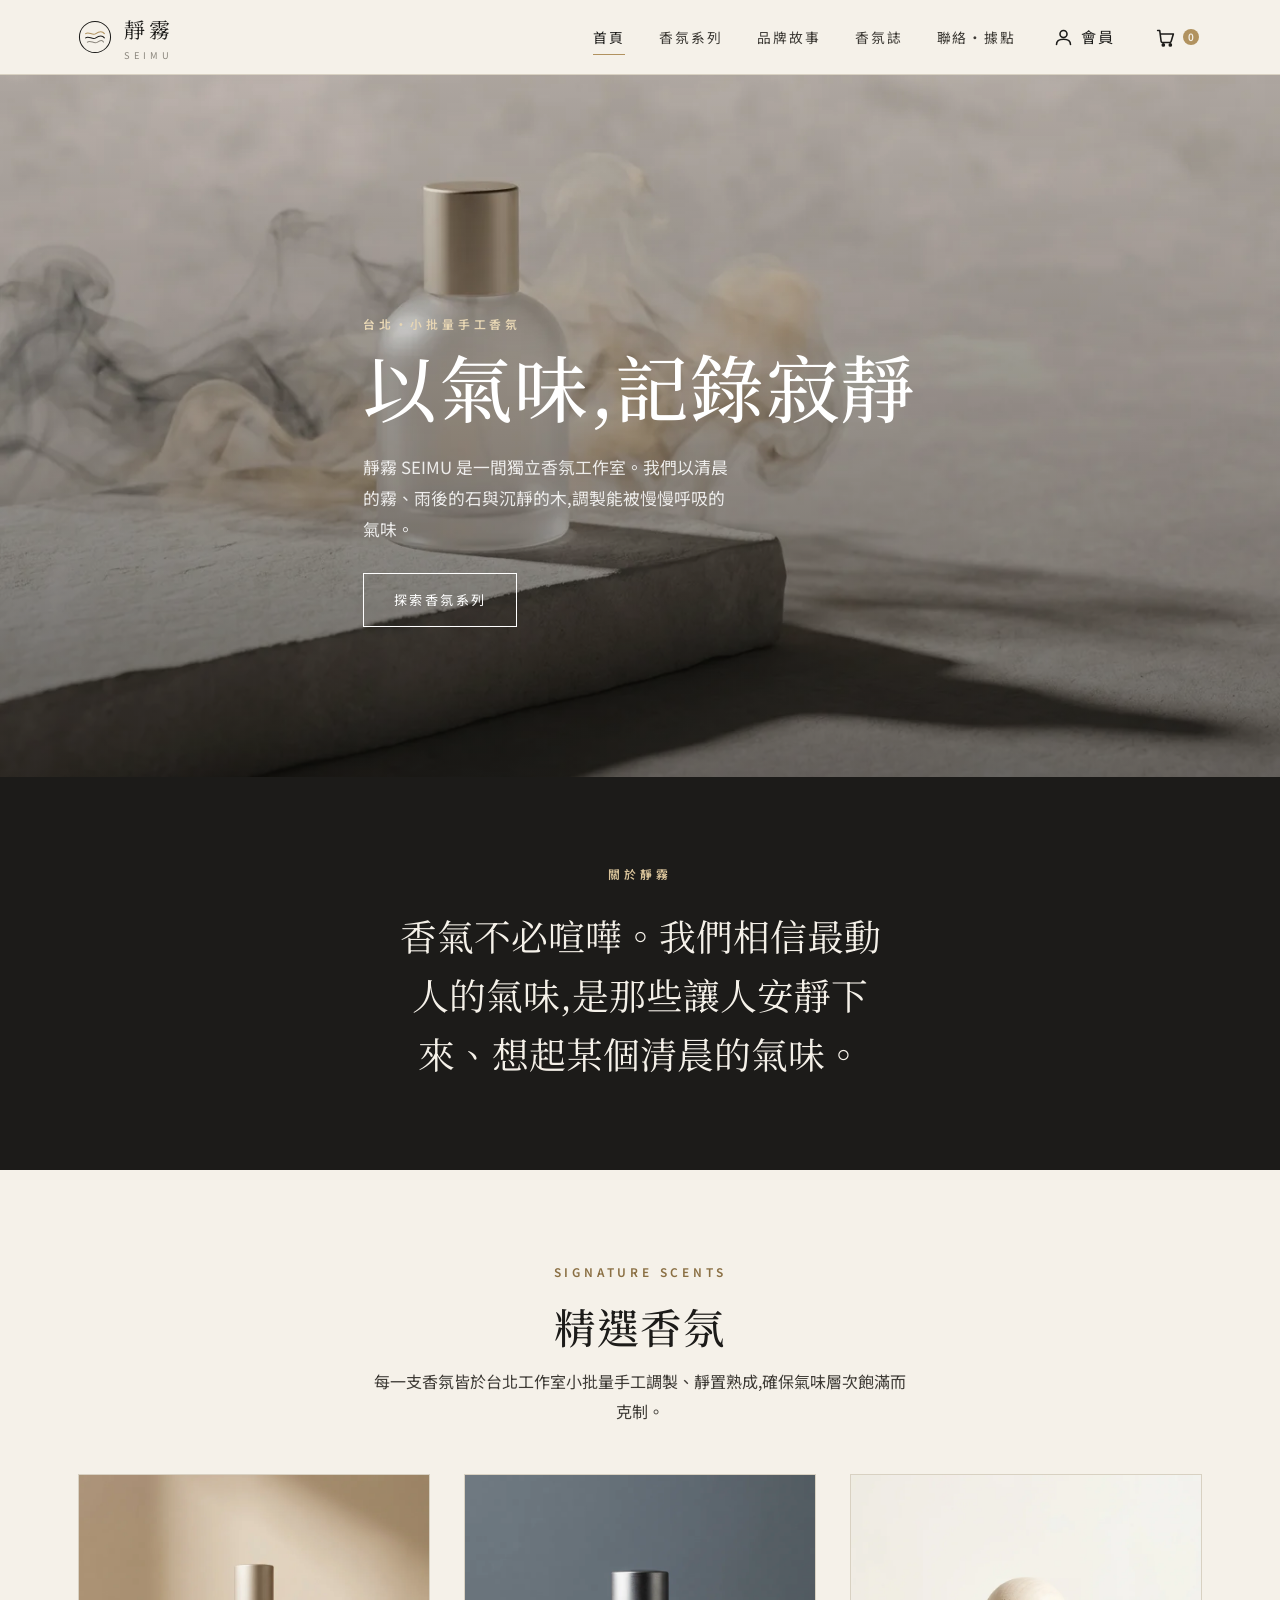
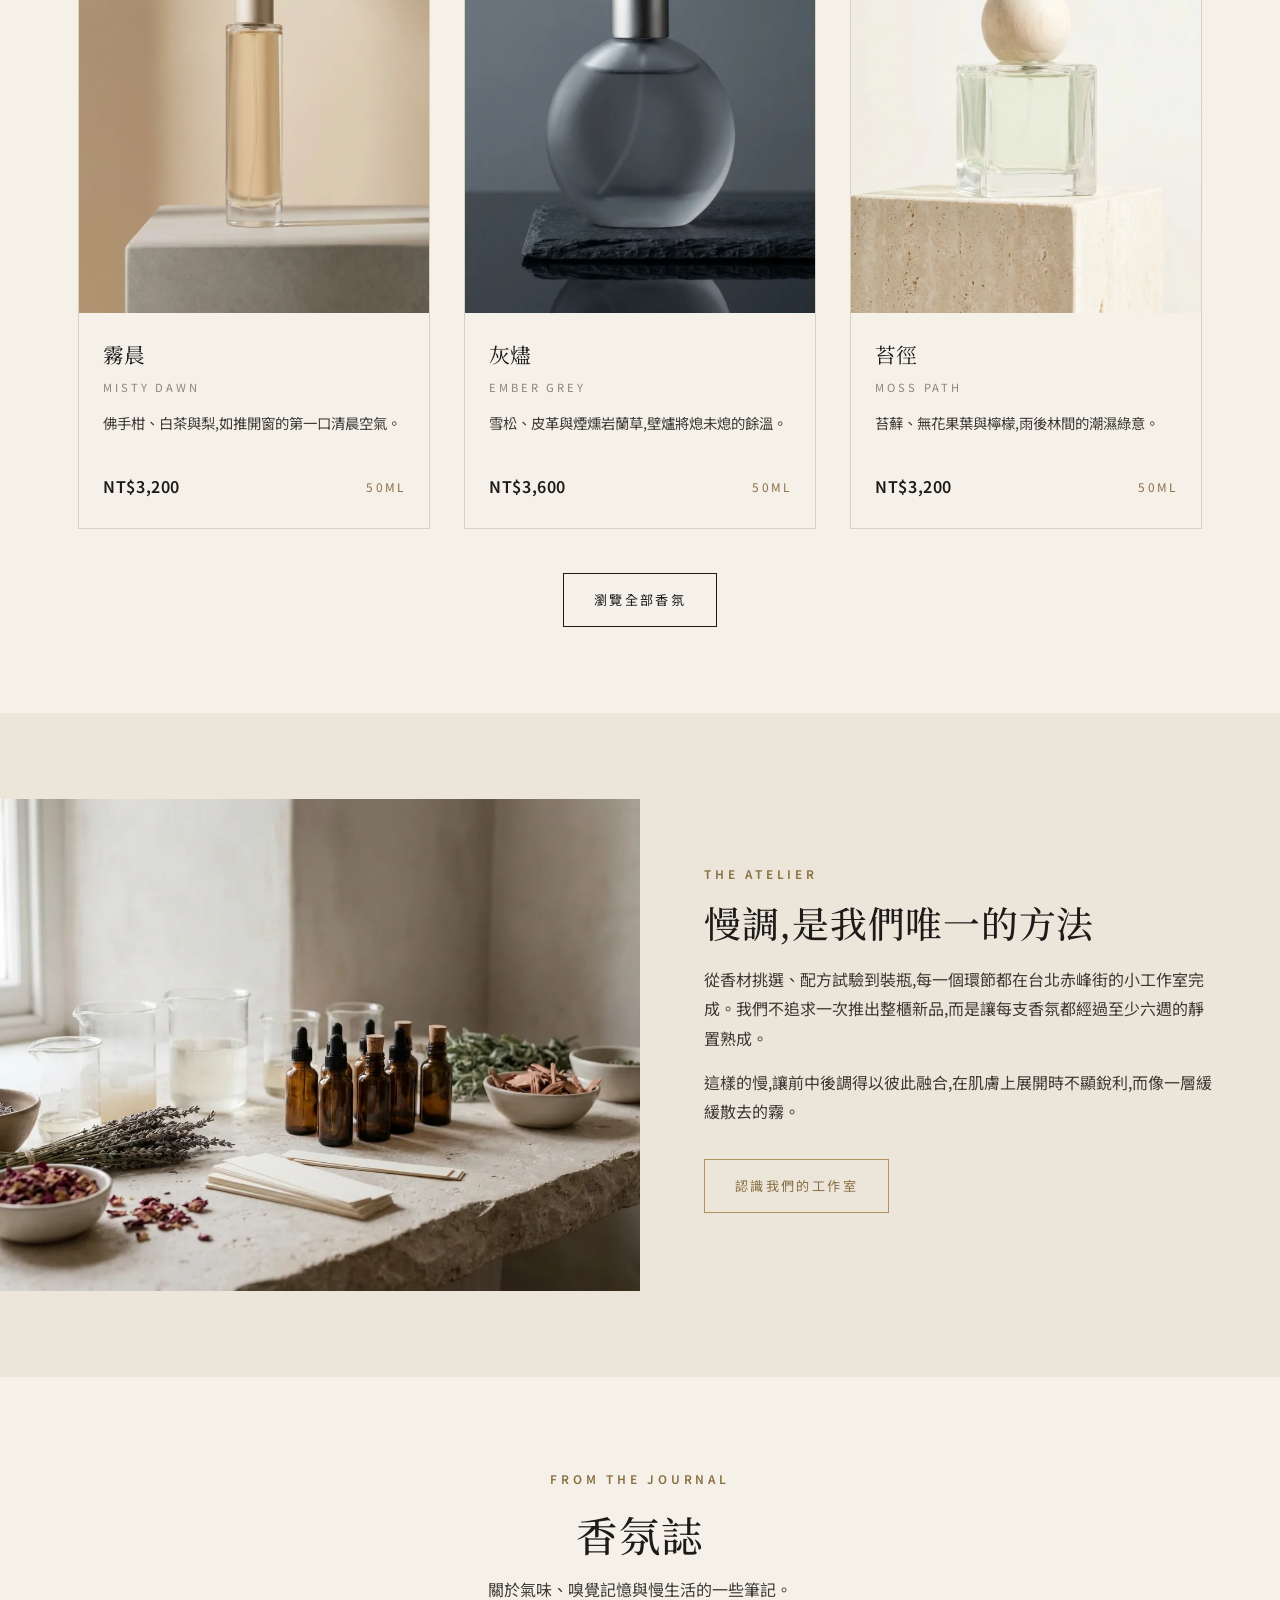
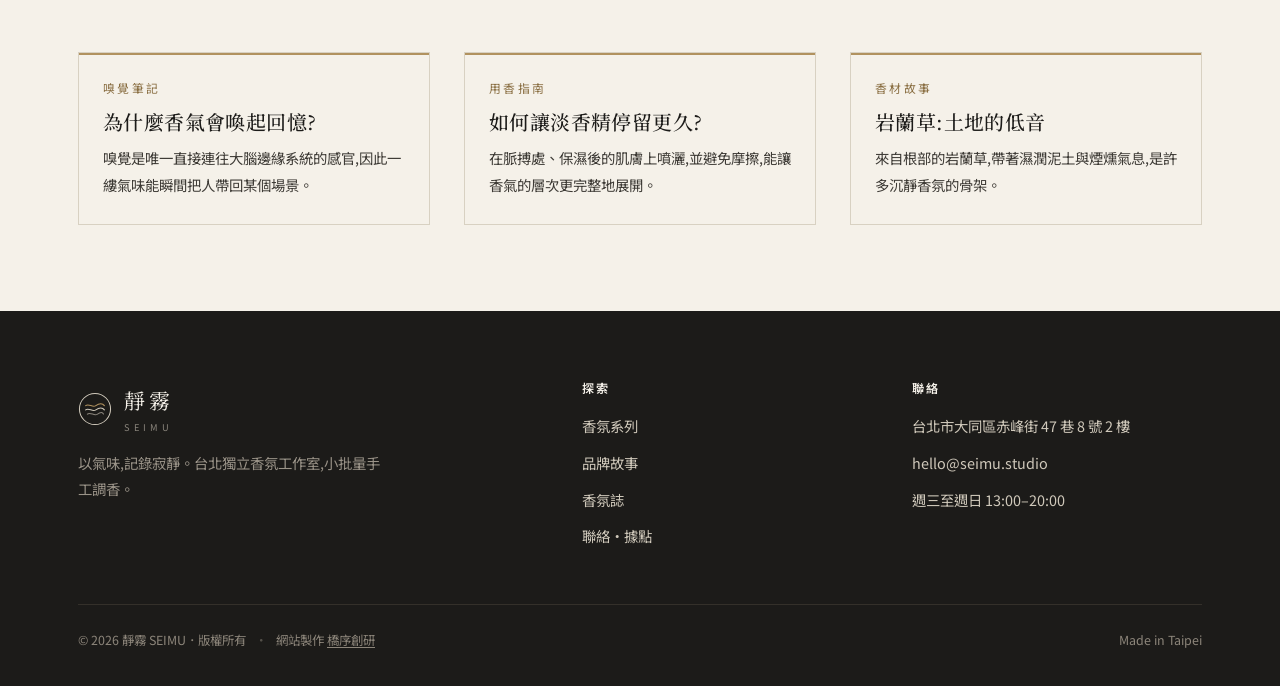
<file: index.html>
<!DOCTYPE html>
<html lang="zh-Hant">
<head>
<meta charset="UTF-8">
<meta name="viewport" content="width=device-width, initial-scale=1">
<title>靜霧 SEIMU｜小批量手工香氛・台北獨立香氛工作室</title>
<meta name="description" content="靜霧 SEIMU 是一間台北的獨立香氛工作室,以小批量手工調製淡香精,捕捉清晨霧氣、雪松與濕石的安靜氣味。探索同名香水、香氛系列與探索體驗組。">
<meta name="keywords" content="香氛,香水,淡香精,手工香氛,獨立香氛,小眾香水,台北香氛,niche fragrance,靜霧,SEIMU,香氛工作室">
<link rel="canonical" href="https://izzo24.github.io/seimu-fragrance/">
<meta name="robots" content="index,follow">
<meta property="og:type" content="website">
<meta property="og:site_name" content="靜霧 SEIMU">
<meta property="og:title" content="靜霧 SEIMU｜小批量手工香氛工作室">
<meta property="og:description" content="以氣味記錄寂靜。台北獨立香氛工作室,小批量手工調香。">
<meta property="og:url" content="https://izzo24.github.io/seimu-fragrance/">
<meta property="og:image" content="https://izzo24.github.io/seimu-fragrance/images/hero.webp">
<meta property="og:locale" content="zh_TW">
<meta name="twitter:card" content="summary_large_image">
<link rel="icon" href="./favicon.svg" type="image/svg+xml">
<link rel="preconnect" href="https://fonts.googleapis.com">
<link rel="preconnect" href="https://fonts.gstatic.com" crossorigin>
<link href="https://fonts.googleapis.com/css2?family=Noto+Sans+TC:wght@300;400;500;600&family=Noto+Serif+TC:wght@400;500;600&display=swap" rel="stylesheet">
<link rel="stylesheet" href="./assets/style.css">
<script type="application/ld+json">
{"@context":"https://schema.org","@type":"Organization","name":"靜霧 SEIMU","alternateName":"SEIMU Fragrance Atelier","url":"https://izzo24.github.io/seimu-fragrance/","logo":"https://izzo24.github.io/seimu-fragrance/favicon.svg","description":"台北獨立香氛工作室,小批量手工調製淡香精。","slogan":"以氣味,記錄寂靜","address":{"@type":"PostalAddress","streetAddress":"大同區赤峰街 47 巷 8 號 2 樓","addressLocality":"台北市","addressCountry":"TW"},"sameAs":["https://www.instagram.com/","https://www.facebook.com/"]}
</script>
<script type="application/ld+json">
{"@context":"https://schema.org","@type":"WebSite","name":"靜霧 SEIMU","url":"https://izzo24.github.io/seimu-fragrance/","inLanguage":"zh-Hant","potentialAction":{"@type":"SearchAction","target":"https://izzo24.github.io/seimu-fragrance/shop.html","query-input":"required name=search_term_string"}}
</script>
<link rel="stylesheet" href="./addon.css">
</head>
<body>
<header class="site-header">
  <div class="wrap nav">
    <a class="brand" href="./index.html" aria-label="靜霧 SEIMU 首頁">
      <svg viewBox="0 0 40 40" fill="none" aria-hidden="true" focusable="false"><circle cx="20" cy="20" r="18.3" stroke="#1c1b19" stroke-width="1.2"/><path d="M9 16 C13 13,17 19,21 16 S29 13,31 16" stroke="#b1925f" stroke-width="1.3" stroke-linecap="round"/><path d="M9 21 C13 18,17 24,21 21 S29 18,31 21" stroke="#1c1b19" stroke-width="1.3" stroke-linecap="round"/><path d="M11 26 C15 23,19 29,23 26 S29 24,30 26" stroke="#8a857c" stroke-width="1.2" stroke-linecap="round"/></svg>
      <span class="bn">靜霧<small>SEIMU</small></span>
    </a>
    <nav aria-label="主選單">
      <button class="nav-toggle" aria-label="開啟選單" aria-expanded="false" aria-controls="menu"><span></span><span></span><span></span></button>
      <ul class="menu" id="menu">
        <li><a href="./index.html" aria-current="page">首頁</a></li>
        <li><a href="./shop.html">香氛系列</a></li>
        <li><a href="./story.html">品牌故事</a></li>
        <li><a href="./journal.html">香氛誌</a></li>
        <li><a href="./contact.html">聯絡・據點</a></li>
      <li><a class="acct-link" href="./member.html" aria-label="會員中心"><svg viewBox="0 0 24 24" fill="none" stroke="currentColor" stroke-width="1.8" stroke-linecap="round" stroke-linejoin="round" aria-hidden="true"><circle cx="12" cy="8" r="4"/><path d="M4 20c0-4 3.6-6 8-6s8 2 8 6"/></svg><span>會員</span></a></li><li><button class="cart-toggle" type="button" aria-label="購物車" aria-haspopup="dialog"><svg viewBox="0 0 24 24" fill="none" stroke="currentColor" stroke-width="1.8" stroke-linecap="round" stroke-linejoin="round" aria-hidden="true"><path d="M3 4h2.4l1.6 12.4a1.5 1.5 0 0 0 1.5 1.3h8.4a1.5 1.5 0 0 0 1.5-1.2L21 8H6.4"/><circle cx="9.5" cy="20.5" r="1.2" fill="currentColor"/><circle cx="17.5" cy="20.5" r="1.2" fill="currentColor"/></svg><span class="cart-badge" aria-hidden="true">0</span></button></li></ul>
    </nav>
  </div>
</header>

<main>
  <section class="hero" aria-label="品牌主視覺">
    <img src="./images/hero.webp" alt="霧氣中的靜霧同名淡香精磨砂玻璃瓶,立於淺灰石面上" width="1280" height="720">
    <div class="wrap">
      <span class="eyebrow">台北・小批量手工香氛</span>
      <h1>以氣味,記錄寂靜</h1>
      <p>靜霧 SEIMU 是一間獨立香氛工作室。我們以清晨的霧、雨後的石與沉靜的木,調製能被慢慢呼吸的氣味。</p>
      <p style="margin-top:28px"><a class="btn light" href="./shop.html">探索香氛系列</a></p>
    </div>
  </section>

  <section class="statement">
    <div class="wrap">
      <span class="eyebrow">關於靜霧</span>
      <p class="big">香氣不必喧嘩。我們相信最動人的氣味,是那些讓人安靜下來、想起某個清晨的氣味。</p>
    </div>
  </section>

  <section>
    <div class="wrap">
      <div class="section-head center">
        <span class="eyebrow">Signature Scents</span>
        <h2>精選香氛</h2>
        <p>每一支香氛皆於台北工作室小批量手工調製、靜置熟成,確保氣味層次飽滿而克制。</p>
      </div>
      <div class="grid cols-3">
        <article class="card">
          <a href="./shop.html" aria-label="霧晨 Misty Dawn">
            <div class="ph"><img src="./images/product-misty.webp" alt="霧晨 Misty Dawn 淡香精,清透玻璃瓶與香檳金瓶蓋" width="640" height="800"></div>
            <div class="body">
              <div class="cn">霧晨</div>
              <div class="en">Misty Dawn</div>
              <p class="notes">佛手柑、白茶與梨,如推開窗的第一口清晨空氣。</p>
              <div class="price"><b>NT$3,200</b><span>50ml</span></div>
            </div>
          </a>
        </article>
        <article class="card">
          <a href="./shop.html" aria-label="灰燼 Ember Grey">
            <div class="ph"><img src="./images/product-ember.webp" alt="灰燼 Ember Grey 淡香精,煙灰色磨砂玻璃瓶與拉絲金屬瓶蓋" width="640" height="800"></div>
            <div class="body">
              <div class="cn">灰燼</div>
              <div class="en">Ember Grey</div>
              <p class="notes">雪松、皮革與煙燻岩蘭草,壁爐將熄未熄的餘溫。</p>
              <div class="price"><b>NT$3,600</b><span>50ml</span></div>
            </div>
          </a>
        </article>
        <article class="card">
          <a href="./shop.html" aria-label="苔徑 Moss Path">
            <div class="ph"><img src="./images/product-moss.webp" alt="苔徑 Moss Path 淡香精,淺綠色方形玻璃瓶與淺木瓶蓋" width="640" height="800"></div>
            <div class="body">
              <div class="cn">苔徑</div>
              <div class="en">Moss Path</div>
              <p class="notes">苔蘚、無花果葉與檸檬,雨後林間的潮濕綠意。</p>
              <div class="price"><b>NT$3,200</b><span>50ml</span></div>
            </div>
          </a>
        </article>
      </div>
      <p class="center" style="margin-top:44px"><a class="btn" href="./shop.html">瀏覽全部香氛</a></p>
    </div>
  </section>

  <section class="split alt" aria-label="製香理念">
    <div class="media"><img src="./images/atelier.webp" alt="靜霧工作室的調香檯,擺放玻璃量杯、琥珀色滴管瓶與乾燥植物" width="900" height="600"></div>
    <div class="text">
      <span class="eyebrow">The Atelier</span>
      <h2>慢調,是我們唯一的方法</h2>
      <p>從香材挑選、配方試驗到裝瓶,每一個環節都在台北赤峰街的小工作室完成。我們不追求一次推出整櫃新品,而是讓每支香氛都經過至少六週的靜置熟成。</p>
      <p>這樣的慢,讓前中後調得以彼此融合,在肌膚上展開時不顯銳利,而像一層緩緩散去的霧。</p>
      <p style="margin-top:18px"><a class="btn gold" href="./story.html">認識我們的工作室</a></p>
    </div>
  </section>

  <section>
    <div class="wrap">
      <div class="section-head center">
        <span class="eyebrow">From the Journal</span>
        <h2>香氛誌</h2>
        <p>關於氣味、嗅覺記憶與慢生活的一些筆記。</p>
      </div>
      <div class="grid cols-3">
        <article class="card">
          <a href="./journal.html">
            <div class="body" style="border-top:2px solid var(--gold)">
              <div class="meta" style="font-size:.74rem;letter-spacing:.2em;text-transform:uppercase;color:var(--gold-deep)">嗅覺筆記</div>
              <h3 style="font-size:1.25rem;margin:10px 0">為什麼香氣會喚起回憶?</h3>
              <p class="notes">嗅覺是唯一直接連往大腦邊緣系統的感官,因此一縷氣味能瞬間把人帶回某個場景。</p>
            </div>
          </a>
        </article>
        <article class="card">
          <a href="./journal.html">
            <div class="body" style="border-top:2px solid var(--gold)">
              <div class="meta" style="font-size:.74rem;letter-spacing:.2em;text-transform:uppercase;color:var(--gold-deep)">用香指南</div>
              <h3 style="font-size:1.25rem;margin:10px 0">如何讓淡香精停留更久?</h3>
              <p class="notes">在脈搏處、保濕後的肌膚上噴灑,並避免摩擦,能讓香氣的層次更完整地展開。</p>
            </div>
          </a>
        </article>
        <article class="card">
          <a href="./journal.html">
            <div class="body" style="border-top:2px solid var(--gold)">
              <div class="meta" style="font-size:.74rem;letter-spacing:.2em;text-transform:uppercase;color:var(--gold-deep)">香材故事</div>
              <h3 style="font-size:1.25rem;margin:10px 0">岩蘭草:土地的低音</h3>
              <p class="notes">來自根部的岩蘭草,帶著濕潤泥土與煙燻氣息,是許多沉靜香氛的骨架。</p>
            </div>
          </a>
        </article>
      </div>
    </div>
  </section>
</main>

<footer class="site-footer">
  <div class="wrap">
    <div class="foot-grid">
      <div>
        <a class="brand" href="./index.html" aria-label="靜霧 SEIMU">
          <svg viewBox="0 0 40 40" fill="none" aria-hidden="true" focusable="false"><circle cx="20" cy="20" r="18.3" stroke="#cfc8ba" stroke-width="1.2"/><path d="M9 16 C13 13,17 19,21 16 S29 13,31 16" stroke="#b1925f" stroke-width="1.3" stroke-linecap="round"/><path d="M9 21 C13 18,17 24,21 21 S29 18,31 21" stroke="#cfc8ba" stroke-width="1.3" stroke-linecap="round"/><path d="M11 26 C15 23,19 29,23 26 S29 24,30 26" stroke="#8a857c" stroke-width="1.2" stroke-linecap="round"/></svg>
          <span class="bn">靜霧<small>SEIMU</small></span>
        </a>
        <p class="foot-note">以氣味,記錄寂靜。台北獨立香氛工作室,小批量手工調香。</p>
      </div>
      <div>
        <h4>探索</h4>
        <ul>
          <li><a href="./shop.html">香氛系列</a></li>
          <li><a href="./story.html">品牌故事</a></li>
          <li><a href="./journal.html">香氛誌</a></li>
          <li><a href="./contact.html">聯絡・據點</a></li>
        </ul>
      </div>
      <div>
        <h4>聯絡</h4>
        <ul>
          <li>台北市大同區赤峰街 47 巷 8 號 2 樓</li>
          <li>hello@seimu.studio</li>
          <li>週三至週日 13:00–20:00</li>
        </ul>
      </div>
    </div>
    <div class="foot-bottom">
      <span>© <span id="year">2026</span> 靜霧 SEIMU．版權所有 <span style="opacity:0.5;margin:0 6px;">·</span> 網站製作 <a href="https://bridgeseqlab.com" target="_blank" rel="noopener" style="color:inherit;text-decoration:underline;text-underline-offset:2px;">橋序創研</a></span>
      <span>Made in Taipei</span>
    </div>
  </div>
</footer>
<script src="./assets/main.js"></script>
<div class="cart-overlay" id="cartOverlay"></div>
<aside class="cart-drawer" id="cartDrawer" role="dialog" aria-modal="true" aria-label="購物車" aria-hidden="true">
  <div class="cd-head"><h2>購物車</h2><button class="cd-close" id="cartClose" aria-label="關閉購物車"><svg viewBox="0 0 24 24" fill="none" stroke="currentColor" stroke-width="2" stroke-linecap="round" aria-hidden="true"><path d="M6 6l12 12M18 6L6 18"/></svg></button></div>
  <div class="cd-body"><p class="cd-empty">您的購物車目前是空的。<br>歡迎先逛逛全部商品。</p></div>
  <div class="cd-foot"><div class="cd-total"><span>小計</span><span>NT$ 0</span></div><a class="mc-btn" href="./shop.html">前往選購</a></div>
</aside>
<script src="./addon.js" defer></script>
</body>
</html>
</file>
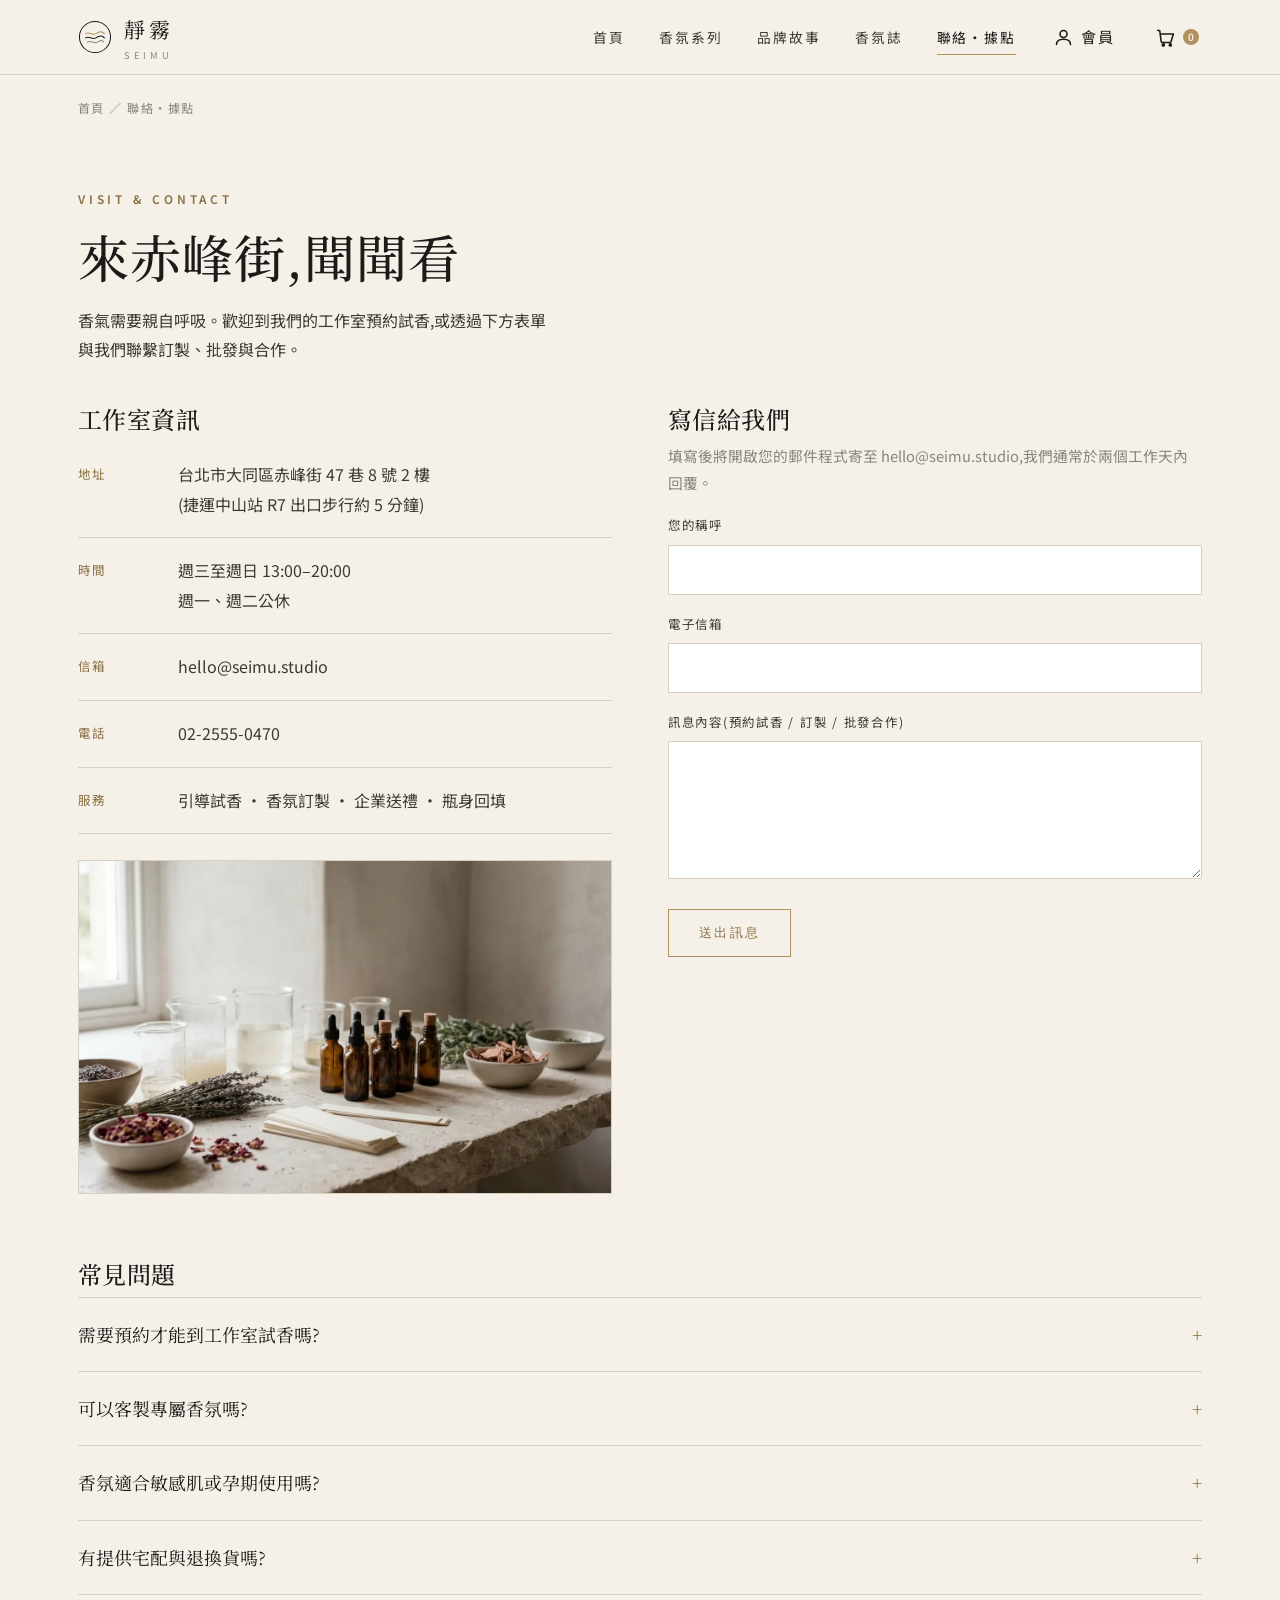
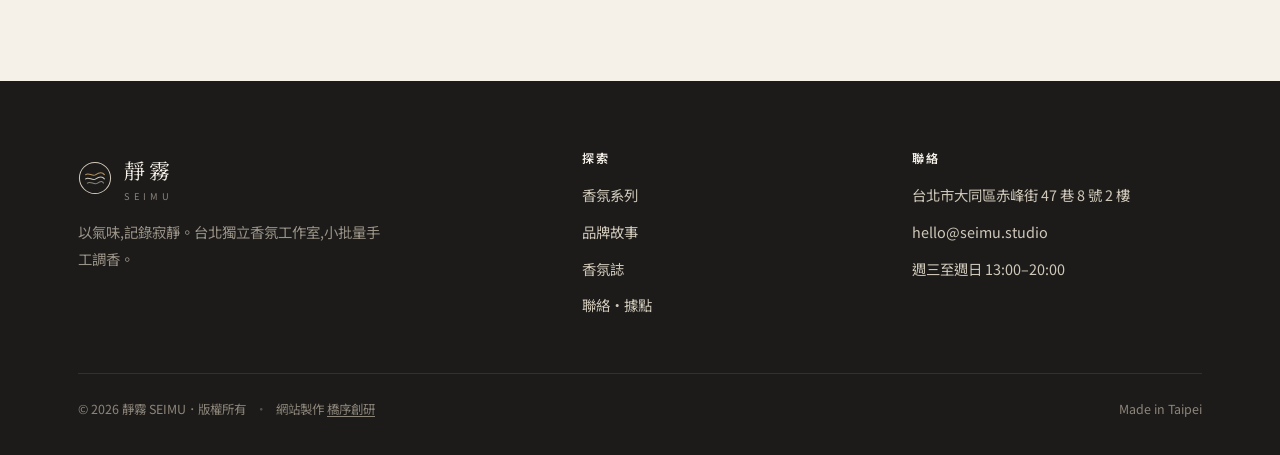
<file: contact.html>
<!DOCTYPE html>
<html lang="zh-Hant">
<head>
<meta charset="UTF-8">
<meta name="viewport" content="width=device-width, initial-scale=1">
<title>聯絡・據點｜赤峰街工作室・預約試香 - 靜霧 SEIMU</title>
<meta name="description" content="到台北赤峰街的靜霧 SEIMU 工作室預約試香,或來信諮詢香氛訂製與批發。營業時間週三至週日 13:00–20:00,內附地址、交通與常見問題。">
<meta name="keywords" content="預約試香,香氛工作室地址,赤峰街,聯絡靜霧,香氛訂製,香水批發,台北香氛據點,營業時間">
<link rel="canonical" href="https://izzo24.github.io/seimu-fragrance/contact.html">
<meta name="robots" content="index,follow">
<meta property="og:type" content="website">
<meta property="og:site_name" content="靜霧 SEIMU">
<meta property="og:title" content="聯絡・據點｜赤峰街工作室・預約試香 - 靜霧 SEIMU">
<meta property="og:description" content="到赤峰街工作室預約試香,或來信諮詢香氛訂製。">
<meta property="og:url" content="https://izzo24.github.io/seimu-fragrance/contact.html">
<meta property="og:image" content="https://izzo24.github.io/seimu-fragrance/images/atelier.webp">
<meta property="og:locale" content="zh_TW">
<meta name="twitter:card" content="summary_large_image">
<link rel="icon" href="./favicon.svg" type="image/svg+xml">
<link rel="preconnect" href="https://fonts.googleapis.com">
<link rel="preconnect" href="https://fonts.gstatic.com" crossorigin>
<link href="https://fonts.googleapis.com/css2?family=Noto+Sans+TC:wght@300;400;500;600&family=Noto+Serif+TC:wght@400;500;600&display=swap" rel="stylesheet">
<link rel="stylesheet" href="./assets/style.css">
<script type="application/ld+json">
{"@context":"https://schema.org","@type":"BreadcrumbList","itemListElement":[{"@type":"ListItem","position":1,"name":"首頁","item":"https://izzo24.github.io/seimu-fragrance/"},{"@type":"ListItem","position":2,"name":"聯絡・據點","item":"https://izzo24.github.io/seimu-fragrance/contact.html"}]}
</script>
<script type="application/ld+json">
{"@context":"https://schema.org","@type":"LocalBusiness","name":"靜霧 SEIMU 香氛工作室","image":"https://izzo24.github.io/seimu-fragrance/images/atelier.webp","url":"https://izzo24.github.io/seimu-fragrance/contact.html","email":"hello@seimu.studio","telephone":"+886-2-2555-0470","priceRange":"$$","address":{"@type":"PostalAddress","streetAddress":"大同區赤峰街 47 巷 8 號 2 樓","addressLocality":"台北市","postalCode":"103","addressCountry":"TW"},"geo":{"@type":"GeoCoordinates","latitude":25.0556,"longitude":121.5205},"openingHoursSpecification":[{"@type":"OpeningHoursSpecification","dayOfWeek":["Wednesday","Thursday","Friday","Saturday","Sunday"],"opens":"13:00","closes":"20:00"}]}
</script>
<script type="application/ld+json">
{"@context":"https://schema.org","@type":"FAQPage","mainEntity":[
{"@type":"Question","name":"需要預約才能到工作室試香嗎?","acceptedAnswer":{"@type":"Answer","text":"平日建議事先來信預約,以便調香師為您安排完整的引導試香。週末若有空位也歡迎現場參觀。"}},
{"@type":"Question","name":"可以客製專屬香氛嗎?","acceptedAnswer":{"@type":"Answer","text":"提供一對一訂製服務,從氣味描述、配方試驗到裝瓶,約需四到六週,歡迎來信洽詢。"}},
{"@type":"Question","name":"香氛適合敏感肌或孕期使用嗎?","acceptedAnswer":{"@type":"Answer","text":"我們公開主要香調與成分。孕期或敏感肌建議先索取試香片,並諮詢醫師後再使用。"}}
]}
</script>
<link rel="stylesheet" href="./addon.css">
</head>
<body>
<header class="site-header">
  <div class="wrap nav">
    <a class="brand" href="./index.html" aria-label="靜霧 SEIMU 首頁">
      <svg viewBox="0 0 40 40" fill="none" aria-hidden="true" focusable="false"><circle cx="20" cy="20" r="18.3" stroke="#1c1b19" stroke-width="1.2"/><path d="M9 16 C13 13,17 19,21 16 S29 13,31 16" stroke="#b1925f" stroke-width="1.3" stroke-linecap="round"/><path d="M9 21 C13 18,17 24,21 21 S29 18,31 21" stroke="#1c1b19" stroke-width="1.3" stroke-linecap="round"/><path d="M11 26 C15 23,19 29,23 26 S29 24,30 26" stroke="#8a857c" stroke-width="1.2" stroke-linecap="round"/></svg>
      <span class="bn">靜霧<small>SEIMU</small></span>
    </a>
    <nav aria-label="主選單">
      <button class="nav-toggle" aria-label="開啟選單" aria-expanded="false" aria-controls="menu"><span></span><span></span><span></span></button>
      <ul class="menu" id="menu">
        <li><a href="./index.html">首頁</a></li>
        <li><a href="./shop.html">香氛系列</a></li>
        <li><a href="./story.html">品牌故事</a></li>
        <li><a href="./journal.html">香氛誌</a></li>
        <li><a href="./contact.html" aria-current="page">聯絡・據點</a></li>
      <li><a class="acct-link" href="./member.html" aria-label="會員中心"><svg viewBox="0 0 24 24" fill="none" stroke="currentColor" stroke-width="1.8" stroke-linecap="round" stroke-linejoin="round" aria-hidden="true"><circle cx="12" cy="8" r="4"/><path d="M4 20c0-4 3.6-6 8-6s8 2 8 6"/></svg><span>會員</span></a></li><li><button class="cart-toggle" type="button" aria-label="購物車" aria-haspopup="dialog"><svg viewBox="0 0 24 24" fill="none" stroke="currentColor" stroke-width="1.8" stroke-linecap="round" stroke-linejoin="round" aria-hidden="true"><path d="M3 4h2.4l1.6 12.4a1.5 1.5 0 0 0 1.5 1.3h8.4a1.5 1.5 0 0 0 1.5-1.2L21 8H6.4"/><circle cx="9.5" cy="20.5" r="1.2" fill="currentColor"/><circle cx="17.5" cy="20.5" r="1.2" fill="currentColor"/></svg><span class="cart-badge" aria-hidden="true">0</span></button></li></ul>
    </nav>
  </div>
</header>

<main>
  <div class="wrap">
    <nav class="crumb" aria-label="麵包屑"><a href="./index.html">首頁</a> ／ 聯絡・據點</nav>
  </div>
  <section class="banner">
    <div class="wrap">
      <span class="eyebrow">Visit & Contact</span>
      <h1>來赤峰街,聞聞看</h1>
      <p>香氣需要親自呼吸。歡迎到我們的工作室預約試香,或透過下方表單與我們聯繫訂製、批發與合作。</p>
    </div>
  </section>

  <section style="padding-top:28px">
    <div class="wrap">
      <div class="contact-grid">
        <div>
          <h2 style="font-size:1.5rem;margin-bottom:8px">工作室資訊</h2>
          <div class="info-line"><div class="k">地址</div><div class="v">台北市大同區赤峰街 47 巷 8 號 2 樓<br>(捷運中山站 R7 出口步行約 5 分鐘)</div></div>
          <div class="info-line"><div class="k">時間</div><div class="v">週三至週日 13:00–20:00<br>週一、週二公休</div></div>
          <div class="info-line"><div class="k">信箱</div><div class="v">hello@seimu.studio</div></div>
          <div class="info-line"><div class="k">電話</div><div class="v">02-2555-0470</div></div>
          <div class="info-line"><div class="k">服務</div><div class="v">引導試香 ・ 香氛訂製 ・ 企業送禮 ・ 瓶身回填</div></div>
          <div class="ph" style="margin-top:26px;aspect-ratio:16/10;overflow:hidden;border:1px solid var(--line)">
            <img src="./images/atelier.webp" alt="靜霧赤峰街工作室內部,調香檯與香材層架" width="800" height="500" style="width:100%;height:100%;object-fit:cover">
          </div>
        </div>
        <div>
          <h2 style="font-size:1.5rem;margin-bottom:8px">寫信給我們</h2>
          <p class="muted" style="font-size:.92rem">填寫後將開啟您的郵件程式寄至 hello@seimu.studio,我們通常於兩個工作天內回覆。</p>
          <form id="contact-form">
            <label for="name">您的稱呼</label>
            <input id="name" name="name" type="text" autocomplete="name" required>
            <label for="email">電子信箱</label>
            <input id="email" name="email" type="email" autocomplete="email" required>
            <label for="message">訊息內容(預約試香 / 訂製 / 批發合作)</label>
            <textarea id="message" name="message" rows="5" required></textarea>
            <p style="margin-top:22px"><button class="btn gold" type="submit">送出訊息</button></p>
            <p id="form-note" class="muted" style="font-size:.85rem;margin-top:14px" role="status"></p>
          </form>
        </div>
      </div>

      <h2 style="font-size:1.5rem;margin:64px 0 8px">常見問題</h2>
      <div class="faq">
        <details><summary>需要預約才能到工作室試香嗎?</summary><p>平日建議事先來信預約,以便調香師為您安排完整的引導試香。週末若有空位也歡迎現場參觀,但旺季可能需要稍候。</p></details>
        <details><summary>可以客製專屬香氛嗎?</summary><p>提供一對一香氛訂製服務,從氣味描述、配方試驗到裝瓶,約需四到六週。可作為婚禮、紀念日或品牌專屬氣味,歡迎來信洽詢報價。</p></details>
        <details><summary>香氛適合敏感肌或孕期使用嗎?</summary><p>我們公開每款香氛的主要香調與成分。孕期或敏感肌膚建議先索取試香片小範圍測試,並諮詢醫師後再使用。</p></details>
        <details><summary>有提供宅配與退換貨嗎?</summary><p>正裝香氛提供台灣本島宅配。因屬個人衛生用品,開封後恕無法退換;未拆封商品可於收到後七日內申請退貨。</p></details>
      </div>
    </div>
  </section>
</main>

<footer class="site-footer">
  <div class="wrap">
    <div class="foot-grid">
      <div>
        <a class="brand" href="./index.html" aria-label="靜霧 SEIMU">
          <svg viewBox="0 0 40 40" fill="none" aria-hidden="true" focusable="false"><circle cx="20" cy="20" r="18.3" stroke="#cfc8ba" stroke-width="1.2"/><path d="M9 16 C13 13,17 19,21 16 S29 13,31 16" stroke="#b1925f" stroke-width="1.3" stroke-linecap="round"/><path d="M9 21 C13 18,17 24,21 21 S29 18,31 21" stroke="#cfc8ba" stroke-width="1.3" stroke-linecap="round"/><path d="M11 26 C15 23,19 29,23 26 S29 24,30 26" stroke="#8a857c" stroke-width="1.2" stroke-linecap="round"/></svg>
          <span class="bn">靜霧<small>SEIMU</small></span>
        </a>
        <p class="foot-note">以氣味,記錄寂靜。台北獨立香氛工作室,小批量手工調香。</p>
      </div>
      <div>
        <h4>探索</h4>
        <ul>
          <li><a href="./shop.html">香氛系列</a></li>
          <li><a href="./story.html">品牌故事</a></li>
          <li><a href="./journal.html">香氛誌</a></li>
          <li><a href="./contact.html">聯絡・據點</a></li>
        </ul>
      </div>
      <div>
        <h4>聯絡</h4>
        <ul>
          <li>台北市大同區赤峰街 47 巷 8 號 2 樓</li>
          <li>hello@seimu.studio</li>
          <li>週三至週日 13:00–20:00</li>
        </ul>
      </div>
    </div>
    <div class="foot-bottom">
      <span>© <span id="year">2026</span> 靜霧 SEIMU．版權所有 <span style="opacity:0.5;margin:0 6px;">·</span> 網站製作 <a href="https://bridgeseqlab.com" target="_blank" rel="noopener" style="color:inherit;text-decoration:underline;text-underline-offset:2px;">橋序創研</a></span>
      <span>Made in Taipei</span>
    </div>
  </div>
</footer>
<script src="./assets/main.js"></script>
<div class="cart-overlay" id="cartOverlay"></div>
<aside class="cart-drawer" id="cartDrawer" role="dialog" aria-modal="true" aria-label="購物車" aria-hidden="true">
  <div class="cd-head"><h2>購物車</h2><button class="cd-close" id="cartClose" aria-label="關閉購物車"><svg viewBox="0 0 24 24" fill="none" stroke="currentColor" stroke-width="2" stroke-linecap="round" aria-hidden="true"><path d="M6 6l12 12M18 6L6 18"/></svg></button></div>
  <div class="cd-body"><p class="cd-empty">您的購物車目前是空的。<br>歡迎先逛逛全部商品。</p></div>
  <div class="cd-foot"><div class="cd-total"><span>小計</span><span>NT$ 0</span></div><a class="mc-btn" href="./shop.html">前往選購</a></div>
</aside>
<script src="./addon.js" defer></script>
</body>
</html>
</file>
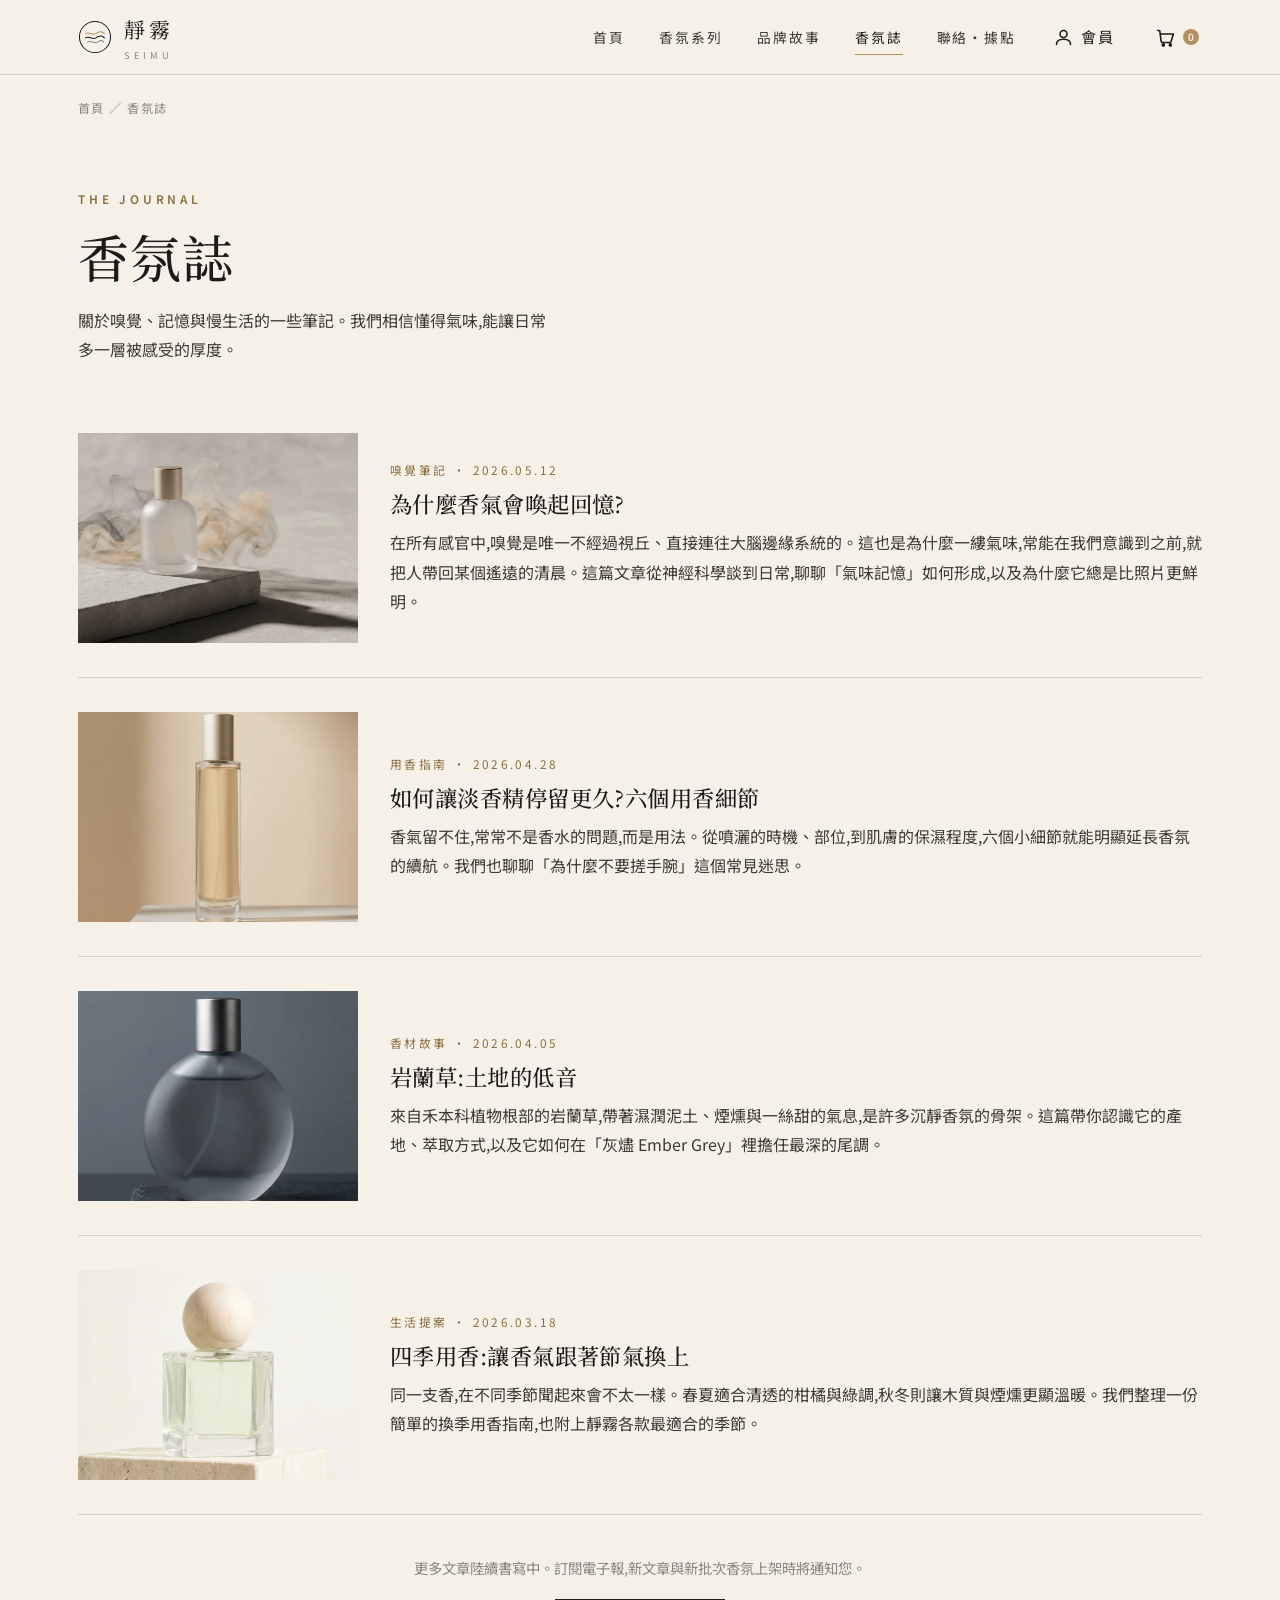
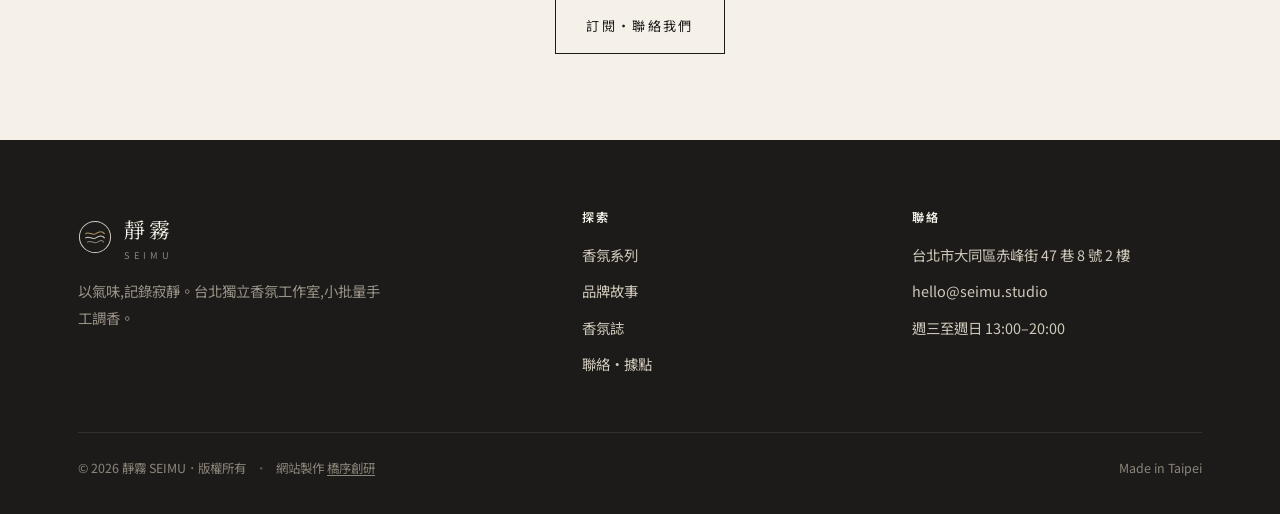
<file: journal.html>
<!DOCTYPE html>
<html lang="zh-Hant">
<head>
<meta charset="UTF-8">
<meta name="viewport" content="width=device-width, initial-scale=1">
<title>香氛誌｜嗅覺、記憶與用香筆記 - 靜霧 SEIMU</title>
<meta name="description" content="靜霧 SEIMU 香氛誌:關於嗅覺如何喚起記憶、淡香精的正確用法、香材背後的故事與四季用香建議。慢生活裡的氣味筆記。">
<meta name="keywords" content="香氛文章,嗅覺記憶,淡香精用法,香材介紹,岩蘭草,用香指南,香水保存,香氛部落格">
<link rel="canonical" href="https://izzo24.github.io/seimu-fragrance/journal.html">
<meta name="robots" content="index,follow">
<meta property="og:type" content="website">
<meta property="og:site_name" content="靜霧 SEIMU">
<meta property="og:title" content="香氛誌｜嗅覺、記憶與用香筆記 - 靜霧 SEIMU">
<meta property="og:description" content="關於氣味、嗅覺記憶與慢生活的香氛筆記。">
<meta property="og:url" content="https://izzo24.github.io/seimu-fragrance/journal.html">
<meta property="og:image" content="https://izzo24.github.io/seimu-fragrance/images/atelier.webp">
<meta property="og:locale" content="zh_TW">
<meta name="twitter:card" content="summary_large_image">
<link rel="icon" href="./favicon.svg" type="image/svg+xml">
<link rel="preconnect" href="https://fonts.googleapis.com">
<link rel="preconnect" href="https://fonts.gstatic.com" crossorigin>
<link href="https://fonts.googleapis.com/css2?family=Noto+Sans+TC:wght@300;400;500;600&family=Noto+Serif+TC:wght@400;500;600&display=swap" rel="stylesheet">
<link rel="stylesheet" href="./assets/style.css">
<script type="application/ld+json">
{"@context":"https://schema.org","@type":"BreadcrumbList","itemListElement":[{"@type":"ListItem","position":1,"name":"首頁","item":"https://izzo24.github.io/seimu-fragrance/"},{"@type":"ListItem","position":2,"name":"香氛誌","item":"https://izzo24.github.io/seimu-fragrance/journal.html"}]}
</script>
<script type="application/ld+json">
{"@context":"https://schema.org","@type":"ItemList","name":"靜霧香氛誌","itemListElement":[
{"@type":"ListItem","position":1,"item":{"@type":"Article","headline":"為什麼香氣會喚起回憶?","author":{"@type":"Organization","name":"靜霧 SEIMU"},"image":"https://izzo24.github.io/seimu-fragrance/images/hero.webp","datePublished":"2026-05-12","inLanguage":"zh-Hant"}},
{"@type":"ListItem","position":2,"item":{"@type":"Article","headline":"如何讓淡香精停留更久?六個用香細節","author":{"@type":"Organization","name":"靜霧 SEIMU"},"image":"https://izzo24.github.io/seimu-fragrance/images/product-misty.webp","datePublished":"2026-04-28","inLanguage":"zh-Hant"}},
{"@type":"ListItem","position":3,"item":{"@type":"Article","headline":"岩蘭草:土地的低音","author":{"@type":"Organization","name":"靜霧 SEIMU"},"image":"https://izzo24.github.io/seimu-fragrance/images/product-ember.webp","datePublished":"2026-04-05","inLanguage":"zh-Hant"}},
{"@type":"ListItem","position":4,"item":{"@type":"Article","headline":"四季用香:讓香氣跟著節氣換上","author":{"@type":"Organization","name":"靜霧 SEIMU"},"image":"https://izzo24.github.io/seimu-fragrance/images/product-moss.webp","datePublished":"2026-03-18","inLanguage":"zh-Hant"}}
]}
</script>
<link rel="stylesheet" href="./addon.css">
</head>
<body>
<header class="site-header">
  <div class="wrap nav">
    <a class="brand" href="./index.html" aria-label="靜霧 SEIMU 首頁">
      <svg viewBox="0 0 40 40" fill="none" aria-hidden="true" focusable="false"><circle cx="20" cy="20" r="18.3" stroke="#1c1b19" stroke-width="1.2"/><path d="M9 16 C13 13,17 19,21 16 S29 13,31 16" stroke="#b1925f" stroke-width="1.3" stroke-linecap="round"/><path d="M9 21 C13 18,17 24,21 21 S29 18,31 21" stroke="#1c1b19" stroke-width="1.3" stroke-linecap="round"/><path d="M11 26 C15 23,19 29,23 26 S29 24,30 26" stroke="#8a857c" stroke-width="1.2" stroke-linecap="round"/></svg>
      <span class="bn">靜霧<small>SEIMU</small></span>
    </a>
    <nav aria-label="主選單">
      <button class="nav-toggle" aria-label="開啟選單" aria-expanded="false" aria-controls="menu"><span></span><span></span><span></span></button>
      <ul class="menu" id="menu">
        <li><a href="./index.html">首頁</a></li>
        <li><a href="./shop.html">香氛系列</a></li>
        <li><a href="./story.html">品牌故事</a></li>
        <li><a href="./journal.html" aria-current="page">香氛誌</a></li>
        <li><a href="./contact.html">聯絡・據點</a></li>
      <li><a class="acct-link" href="./member.html" aria-label="會員中心"><svg viewBox="0 0 24 24" fill="none" stroke="currentColor" stroke-width="1.8" stroke-linecap="round" stroke-linejoin="round" aria-hidden="true"><circle cx="12" cy="8" r="4"/><path d="M4 20c0-4 3.6-6 8-6s8 2 8 6"/></svg><span>會員</span></a></li><li><button class="cart-toggle" type="button" aria-label="購物車" aria-haspopup="dialog"><svg viewBox="0 0 24 24" fill="none" stroke="currentColor" stroke-width="1.8" stroke-linecap="round" stroke-linejoin="round" aria-hidden="true"><path d="M3 4h2.4l1.6 12.4a1.5 1.5 0 0 0 1.5 1.3h8.4a1.5 1.5 0 0 0 1.5-1.2L21 8H6.4"/><circle cx="9.5" cy="20.5" r="1.2" fill="currentColor"/><circle cx="17.5" cy="20.5" r="1.2" fill="currentColor"/></svg><span class="cart-badge" aria-hidden="true">0</span></button></li></ul>
    </nav>
  </div>
</header>

<main>
  <div class="wrap">
    <nav class="crumb" aria-label="麵包屑"><a href="./index.html">首頁</a> ／ 香氛誌</nav>
  </div>
  <section class="banner">
    <div class="wrap">
      <span class="eyebrow">The Journal</span>
      <h1>香氛誌</h1>
      <p>關於嗅覺、記憶與慢生活的一些筆記。我們相信懂得氣味,能讓日常多一層被感受的厚度。</p>
    </div>
  </section>

  <section style="padding-top:24px">
    <div class="wrap">
      <article class="article">
        <div class="ph"><img src="./images/hero.webp" alt="霧氣中的香水瓶,呼應嗅覺與記憶的主題" width="560" height="420"></div>
        <div>
          <div class="meta">嗅覺筆記 ・ 2026.05.12</div>
          <h3>為什麼香氣會喚起回憶?</h3>
          <p>在所有感官中,嗅覺是唯一不經過視丘、直接連往大腦邊緣系統的。這也是為什麼一縷氣味,常能在我們意識到之前,就把人帶回某個遙遠的清晨。這篇文章從神經科學談到日常,聊聊「氣味記憶」如何形成,以及為什麼它總是比照片更鮮明。</p>
        </div>
      </article>
      <article class="article">
        <div class="ph"><img src="./images/product-misty.webp" alt="霧晨淡香精瓶身,呼應用香技巧主題" width="560" height="420"></div>
        <div>
          <div class="meta">用香指南 ・ 2026.04.28</div>
          <h3>如何讓淡香精停留更久?六個用香細節</h3>
          <p>香氣留不住,常常不是香水的問題,而是用法。從噴灑的時機、部位,到肌膚的保濕程度,六個小細節就能明顯延長香氛的續航。我們也聊聊「為什麼不要搓手腕」這個常見迷思。</p>
        </div>
      </article>
      <article class="article">
        <div class="ph"><img src="./images/product-ember.webp" alt="灰燼淡香精瓶身,呼應岩蘭草香材主題" width="560" height="420"></div>
        <div>
          <div class="meta">香材故事 ・ 2026.04.05</div>
          <h3>岩蘭草:土地的低音</h3>
          <p>來自禾本科植物根部的岩蘭草,帶著濕潤泥土、煙燻與一絲甜的氣息,是許多沉靜香氛的骨架。這篇帶你認識它的產地、萃取方式,以及它如何在「灰燼 Ember Grey」裡擔任最深的尾調。</p>
        </div>
      </article>
      <article class="article">
        <div class="ph"><img src="./images/product-moss.webp" alt="苔徑淡香精瓶身,呼應四季用香主題" width="560" height="420"></div>
        <div>
          <div class="meta">生活提案 ・ 2026.03.18</div>
          <h3>四季用香:讓香氣跟著節氣換上</h3>
          <p>同一支香,在不同季節聞起來會不太一樣。春夏適合清透的柑橘與綠調,秋冬則讓木質與煙燻更顯溫暖。我們整理一份簡單的換季用香指南,也附上靜霧各款最適合的季節。</p>
        </div>
      </article>
      <p class="muted center" style="margin-top:40px;font-size:.9rem">更多文章陸續書寫中。訂閱電子報,新文章與新批次香氛上架時將通知您。</p>
      <p class="center" style="margin-top:18px"><a class="btn" href="./contact.html">訂閱・聯絡我們</a></p>
    </div>
  </section>
</main>

<footer class="site-footer">
  <div class="wrap">
    <div class="foot-grid">
      <div>
        <a class="brand" href="./index.html" aria-label="靜霧 SEIMU">
          <svg viewBox="0 0 40 40" fill="none" aria-hidden="true" focusable="false"><circle cx="20" cy="20" r="18.3" stroke="#cfc8ba" stroke-width="1.2"/><path d="M9 16 C13 13,17 19,21 16 S29 13,31 16" stroke="#b1925f" stroke-width="1.3" stroke-linecap="round"/><path d="M9 21 C13 18,17 24,21 21 S29 18,31 21" stroke="#cfc8ba" stroke-width="1.3" stroke-linecap="round"/><path d="M11 26 C15 23,19 29,23 26 S29 24,30 26" stroke="#8a857c" stroke-width="1.2" stroke-linecap="round"/></svg>
          <span class="bn">靜霧<small>SEIMU</small></span>
        </a>
        <p class="foot-note">以氣味,記錄寂靜。台北獨立香氛工作室,小批量手工調香。</p>
      </div>
      <div>
        <h4>探索</h4>
        <ul>
          <li><a href="./shop.html">香氛系列</a></li>
          <li><a href="./story.html">品牌故事</a></li>
          <li><a href="./journal.html">香氛誌</a></li>
          <li><a href="./contact.html">聯絡・據點</a></li>
        </ul>
      </div>
      <div>
        <h4>聯絡</h4>
        <ul>
          <li>台北市大同區赤峰街 47 巷 8 號 2 樓</li>
          <li>hello@seimu.studio</li>
          <li>週三至週日 13:00–20:00</li>
        </ul>
      </div>
    </div>
    <div class="foot-bottom">
      <span>© <span id="year">2026</span> 靜霧 SEIMU．版權所有 <span style="opacity:0.5;margin:0 6px;">·</span> 網站製作 <a href="https://bridgeseqlab.com" target="_blank" rel="noopener" style="color:inherit;text-decoration:underline;text-underline-offset:2px;">橋序創研</a></span>
      <span>Made in Taipei</span>
    </div>
  </div>
</footer>
<script src="./assets/main.js"></script>
<div class="cart-overlay" id="cartOverlay"></div>
<aside class="cart-drawer" id="cartDrawer" role="dialog" aria-modal="true" aria-label="購物車" aria-hidden="true">
  <div class="cd-head"><h2>購物車</h2><button class="cd-close" id="cartClose" aria-label="關閉購物車"><svg viewBox="0 0 24 24" fill="none" stroke="currentColor" stroke-width="2" stroke-linecap="round" aria-hidden="true"><path d="M6 6l12 12M18 6L6 18"/></svg></button></div>
  <div class="cd-body"><p class="cd-empty">您的購物車目前是空的。<br>歡迎先逛逛全部商品。</p></div>
  <div class="cd-foot"><div class="cd-total"><span>小計</span><span>NT$ 0</span></div><a class="mc-btn" href="./shop.html">前往選購</a></div>
</aside>
<script src="./addon.js" defer></script>
</body>
</html>
</file>
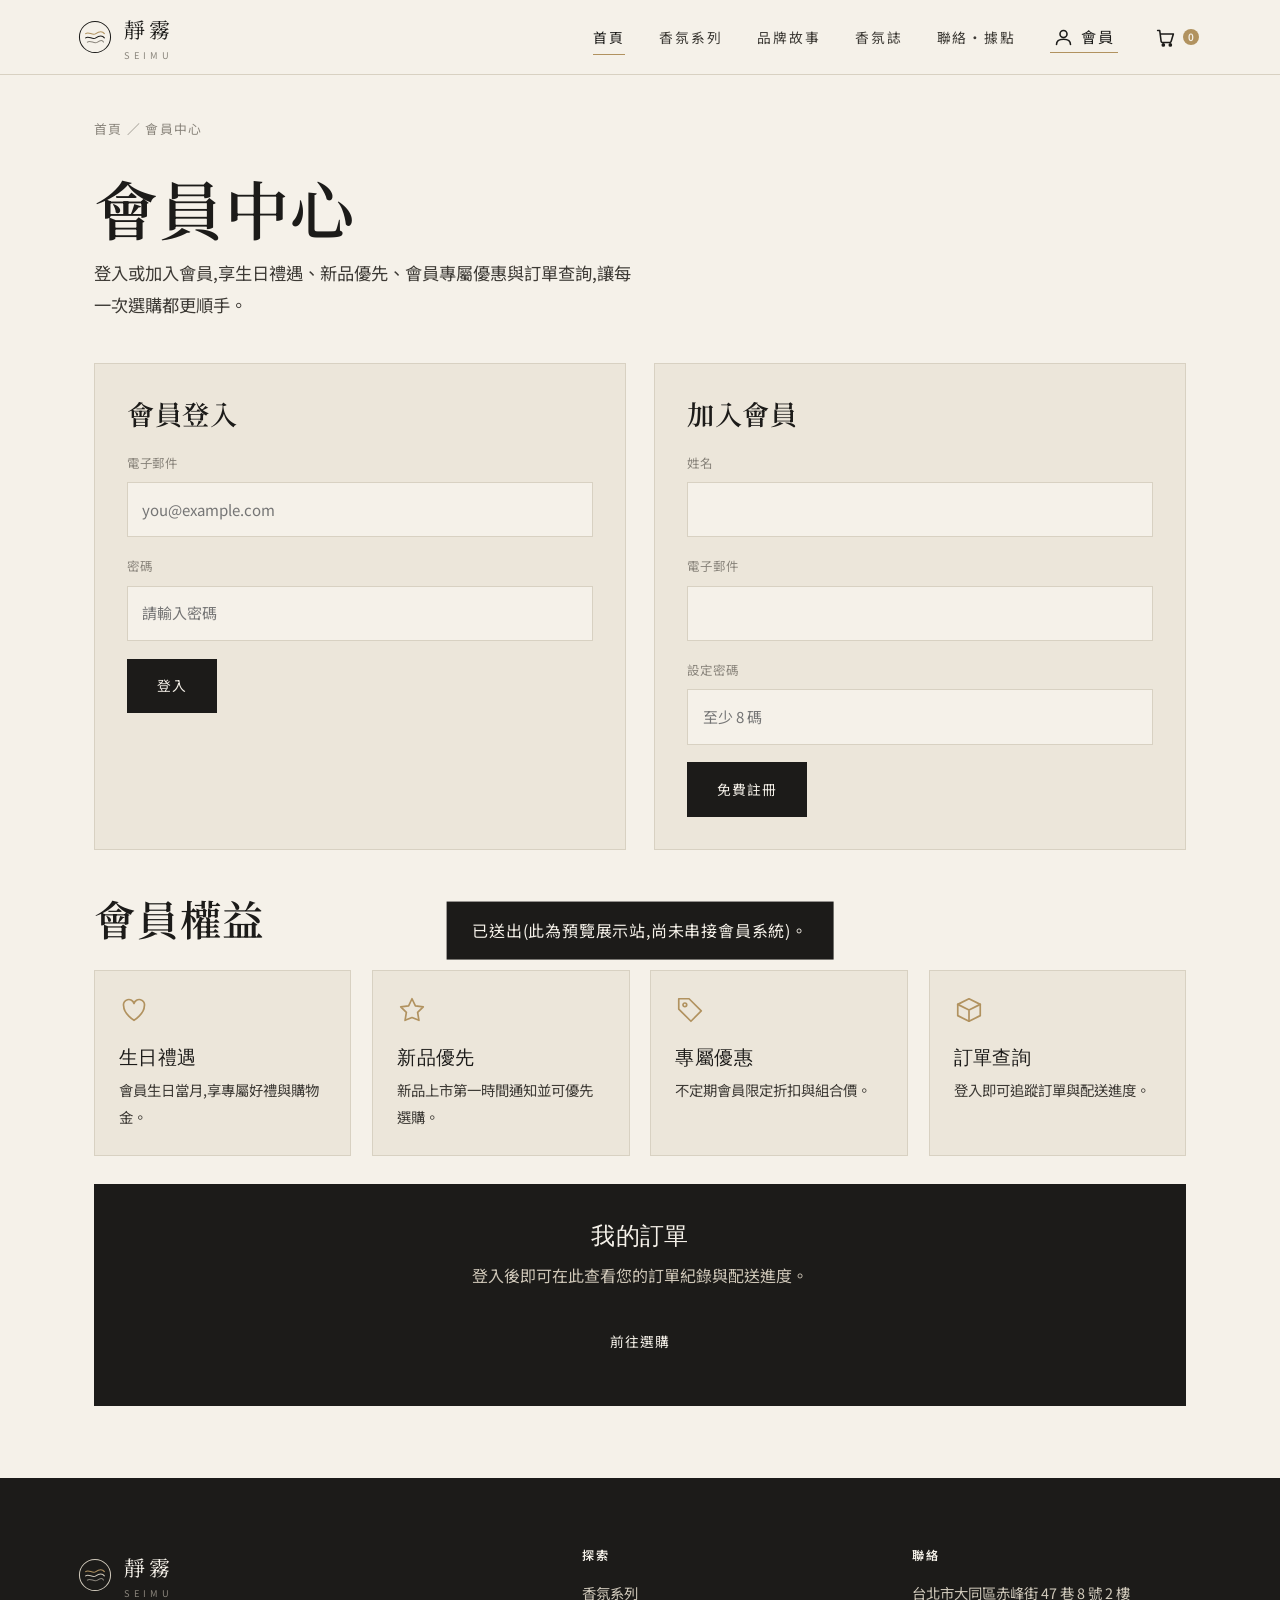
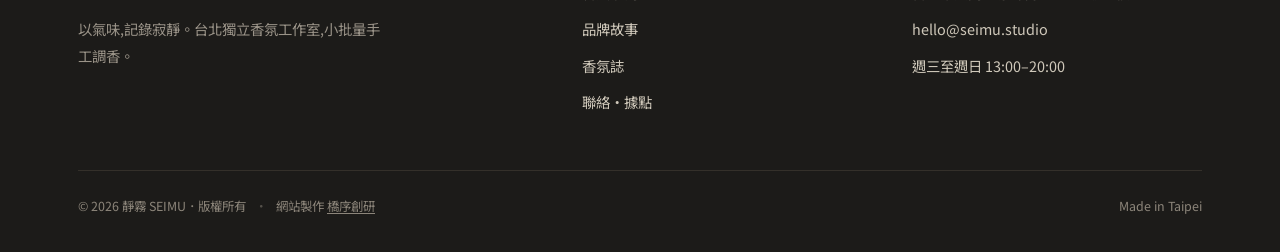
<file: member.html>
<!DOCTYPE html>
<html lang="zh-Hant">
<head>
<meta charset="UTF-8">
<meta name="viewport" content="width=device-width, initial-scale=1">
<title>會員中心｜登入・註冊與訂單查詢 — 靜霧 SEIMU</title>
<meta name="description" content="靜霧 SEIMU 會員中心:登入或加入會員,享生日禮遇、新品優先、會員專屬優惠與訂單查詢,管理您的選物與訂單紀錄。">
<meta name="keywords" content="香氛,香水,淡香精,手工香氛,獨立香氛,小眾香水,台北香氛,niche fragrance,靜霧,SEIMU,香氛工作室">
<link rel="canonical" href="https://izzo24.github.io/seimu-fragrance/member.html">
<meta name="robots" content="index,follow">
<meta property="og:type" content="website">
<meta property="og:site_name" content="靜霧 SEIMU">
<meta property="og:title" content="會員中心 — 靜霧 SEIMU">
<meta property="og:description" content="登入或加入會員,享生日禮遇、新品優先與訂單查詢。">
<meta property="og:url" content="https://izzo24.github.io/seimu-fragrance/member.html">
<meta property="og:image" content="https://izzo24.github.io/seimu-fragrance/images/hero.webp">
<meta property="og:locale" content="zh_TW">
<meta name="twitter:card" content="summary_large_image">
<link rel="icon" href="./favicon.svg" type="image/svg+xml">
<link rel="preconnect" href="https://fonts.googleapis.com">
<link rel="preconnect" href="https://fonts.gstatic.com" crossorigin>
<link href="https://fonts.googleapis.com/css2?family=Noto+Sans+TC:wght@300;400;500;600&family=Noto+Serif+TC:wght@400;500;600&display=swap" rel="stylesheet">
<link rel="stylesheet" href="./assets/style.css">
<script type="application/ld+json">
{"@context":"https://schema.org","@graph":[{"@type":"BreadcrumbList","itemListElement":[{"@type":"ListItem","position":1,"name":"首頁","item":"https://izzo24.github.io/seimu-fragrance/"},{"@type":"ListItem","position":2,"name":"會員中心","item":"https://izzo24.github.io/seimu-fragrance/member.html"}]},{"@type":"WebPage","name":"會員中心 — 靜霧 SEIMU","url":"https://izzo24.github.io/seimu-fragrance/member.html","inLanguage":"zh-Hant"}]}
</script>
<script type="application/ld+json">
{"@context":"https://schema.org","@type":"WebSite","name":"靜霧 SEIMU","url":"https://izzo24.github.io/seimu-fragrance/","inLanguage":"zh-Hant","potentialAction":{"@type":"SearchAction","target":"https://izzo24.github.io/seimu-fragrance/shop.html","query-input":"required name=search_term_string"}}
</script>
<link rel="stylesheet" href="./addon.css">
</head>
<body>
<header class="site-header">
  <div class="wrap nav">
    <a class="brand" href="./index.html" aria-label="靜霧 SEIMU 首頁">
      <svg viewBox="0 0 40 40" fill="none" aria-hidden="true" focusable="false"><circle cx="20" cy="20" r="18.3" stroke="#1c1b19" stroke-width="1.2"/><path d="M9 16 C13 13,17 19,21 16 S29 13,31 16" stroke="#b1925f" stroke-width="1.3" stroke-linecap="round"/><path d="M9 21 C13 18,17 24,21 21 S29 18,31 21" stroke="#1c1b19" stroke-width="1.3" stroke-linecap="round"/><path d="M11 26 C15 23,19 29,23 26 S29 24,30 26" stroke="#8a857c" stroke-width="1.2" stroke-linecap="round"/></svg>
      <span class="bn">靜霧<small>SEIMU</small></span>
    </a>
    <nav aria-label="主選單">
      <button class="nav-toggle" aria-label="開啟選單" aria-expanded="false" aria-controls="menu"><span></span><span></span><span></span></button>
      <ul class="menu" id="menu">
        <li><a href="./index.html" aria-current="page">首頁</a></li>
        <li><a href="./shop.html">香氛系列</a></li>
        <li><a href="./story.html">品牌故事</a></li>
        <li><a href="./journal.html">香氛誌</a></li>
        <li><a href="./contact.html">聯絡・據點</a></li>
      <li><a class="acct-link" href="./member.html" aria-label="會員中心" aria-current="page"><svg viewBox="0 0 24 24" fill="none" stroke="currentColor" stroke-width="1.8" stroke-linecap="round" stroke-linejoin="round" aria-hidden="true"><circle cx="12" cy="8" r="4"/><path d="M4 20c0-4 3.6-6 8-6s8 2 8 6"/></svg><span>會員</span></a></li><li><button class="cart-toggle" type="button" aria-label="購物車" aria-haspopup="dialog"><svg viewBox="0 0 24 24" fill="none" stroke="currentColor" stroke-width="1.8" stroke-linecap="round" stroke-linejoin="round" aria-hidden="true"><path d="M3 4h2.4l1.6 12.4a1.5 1.5 0 0 0 1.5 1.3h8.4a1.5 1.5 0 0 0 1.5-1.2L21 8H6.4"/><circle cx="9.5" cy="20.5" r="1.2" fill="currentColor"/><circle cx="17.5" cy="20.5" r="1.2" fill="currentColor"/></svg><span class="cart-badge" aria-hidden="true">0</span></button></li></ul>
    </nav>
  </div>
</header>

<main>
<section class="mc-wrap">
  <nav class="mc-crumb" aria-label="麵包屑"><a href="./index.html">首頁</a> ／ 會員中心</nav>
  <h1 class="mc-title">會員中心</h1>
  <p class="mc-sub">登入或加入會員,享生日禮遇、新品優先、會員專屬優惠與訂單查詢,讓每一次選購都更順手。</p>
  <div class="mc-grid">
    <div class="mc-card"><h2>會員登入</h2><form data-demo><label>電子郵件<input type="email" required autocomplete="email" placeholder="you@example.com"></label><label>密碼<input type="password" required autocomplete="current-password" placeholder="請輸入密碼"></label><button class="mc-btn" type="submit">登入</button></form></div>
    <div class="mc-card"><h2>加入會員</h2><form data-demo><label>姓名<input type="text" required autocomplete="name"></label><label>電子郵件<input type="email" required autocomplete="email"></label><label>設定密碼<input type="password" required autocomplete="new-password" placeholder="至少 8 碼"></label><button class="mc-btn" type="submit">免費註冊</button></form></div>
  </div>
  <h2 class="mc-h2">會員權益</h2>
  <div class="mc-benefits">
    <div class="mc-benefit"><svg viewBox="0 0 32 32" fill="none" stroke="currentColor" stroke-width="1.8" stroke-linecap="round" stroke-linejoin="round" aria-hidden="true"><path d="M16 27S5 20 5 12a5 5 0 0 1 11-3 5 5 0 0 1 11 3c0 8-11 15-11 15z"/></svg><h3>生日禮遇</h3><p>會員生日當月,享專屬好禮與購物金。</p></div>
    <div class="mc-benefit"><svg viewBox="0 0 32 32" fill="none" stroke="currentColor" stroke-width="1.8" stroke-linecap="round" stroke-linejoin="round" aria-hidden="true"><path d="M16 4l3.6 7.6 8.4 1-6 6 1.4 8.4L16 24l-7.4 3 1.4-8.4-6-6 8.4-1z"/></svg><h3>新品優先</h3><p>新品上市第一時間通知並可優先選購。</p></div>
    <div class="mc-benefit"><svg viewBox="0 0 32 32" fill="none" stroke="currentColor" stroke-width="1.8" stroke-linecap="round" stroke-linejoin="round" aria-hidden="true"><path d="M4 4h11l13 13-11 11L4 15z"/><circle cx="10.5" cy="10.5" r="2"/></svg><h3>專屬優惠</h3><p>不定期會員限定折扣與組合價。</p></div>
    <div class="mc-benefit"><svg viewBox="0 0 32 32" fill="none" stroke="currentColor" stroke-width="1.8" stroke-linecap="round" stroke-linejoin="round" aria-hidden="true"><path d="M4 10l12-6 12 6v12l-12 6-12-6z"/><path d="M4 10l12 6 12-6M16 16v12"/></svg><h3>訂單查詢</h3><p>登入即可追蹤訂單與配送進度。</p></div>
  </div>
  <div class="mc-orders"><h2>我的訂單</h2><p>登入後即可在此查看您的訂單紀錄與配送進度。</p><a class="mc-btn" href="./shop.html">前往選購</a></div>
</section>
</main>
<div class="addon-toast" role="status" aria-live="polite">已送出(此為預覽展示站,尚未串接會員系統)。</div>

<footer class="site-footer">
  <div class="wrap">
    <div class="foot-grid">
      <div>
        <a class="brand" href="./index.html" aria-label="靜霧 SEIMU">
          <svg viewBox="0 0 40 40" fill="none" aria-hidden="true" focusable="false"><circle cx="20" cy="20" r="18.3" stroke="#cfc8ba" stroke-width="1.2"/><path d="M9 16 C13 13,17 19,21 16 S29 13,31 16" stroke="#b1925f" stroke-width="1.3" stroke-linecap="round"/><path d="M9 21 C13 18,17 24,21 21 S29 18,31 21" stroke="#cfc8ba" stroke-width="1.3" stroke-linecap="round"/><path d="M11 26 C15 23,19 29,23 26 S29 24,30 26" stroke="#8a857c" stroke-width="1.2" stroke-linecap="round"/></svg>
          <span class="bn">靜霧<small>SEIMU</small></span>
        </a>
        <p class="foot-note">以氣味,記錄寂靜。台北獨立香氛工作室,小批量手工調香。</p>
      </div>
      <div>
        <h4>探索</h4>
        <ul>
          <li><a href="./shop.html">香氛系列</a></li>
          <li><a href="./story.html">品牌故事</a></li>
          <li><a href="./journal.html">香氛誌</a></li>
          <li><a href="./contact.html">聯絡・據點</a></li>
        </ul>
      </div>
      <div>
        <h4>聯絡</h4>
        <ul>
          <li>台北市大同區赤峰街 47 巷 8 號 2 樓</li>
          <li>hello@seimu.studio</li>
          <li>週三至週日 13:00–20:00</li>
        </ul>
      </div>
    </div>
    <div class="foot-bottom">
      <span>© <span id="year">2026</span> 靜霧 SEIMU．版權所有 <span style="opacity:0.5;margin:0 6px;">·</span> 網站製作 <a href="https://bridgeseqlab.com" target="_blank" rel="noopener" style="color:inherit;text-decoration:underline;text-underline-offset:2px;">橋序創研</a></span>
      <span>Made in Taipei</span>
    </div>
  </div>
</footer>
<script src="./assets/main.js"></script>
<div class="cart-overlay" id="cartOverlay"></div>
<aside class="cart-drawer" id="cartDrawer" role="dialog" aria-modal="true" aria-label="購物車" aria-hidden="true">
  <div class="cd-head"><h2>購物車</h2><button class="cd-close" id="cartClose" aria-label="關閉購物車"><svg viewBox="0 0 24 24" fill="none" stroke="currentColor" stroke-width="2" stroke-linecap="round" aria-hidden="true"><path d="M6 6l12 12M18 6L6 18"/></svg></button></div>
  <div class="cd-body"><p class="cd-empty">您的購物車目前是空的。<br>歡迎先逛逛全部商品。</p></div>
  <div class="cd-foot"><div class="cd-total"><span>小計</span><span>NT$ 0</span></div><a class="mc-btn" href="./shop.html">前往選購</a></div>
</aside>
<script src="./addon.js" defer></script>
</body>
</html>
</file>
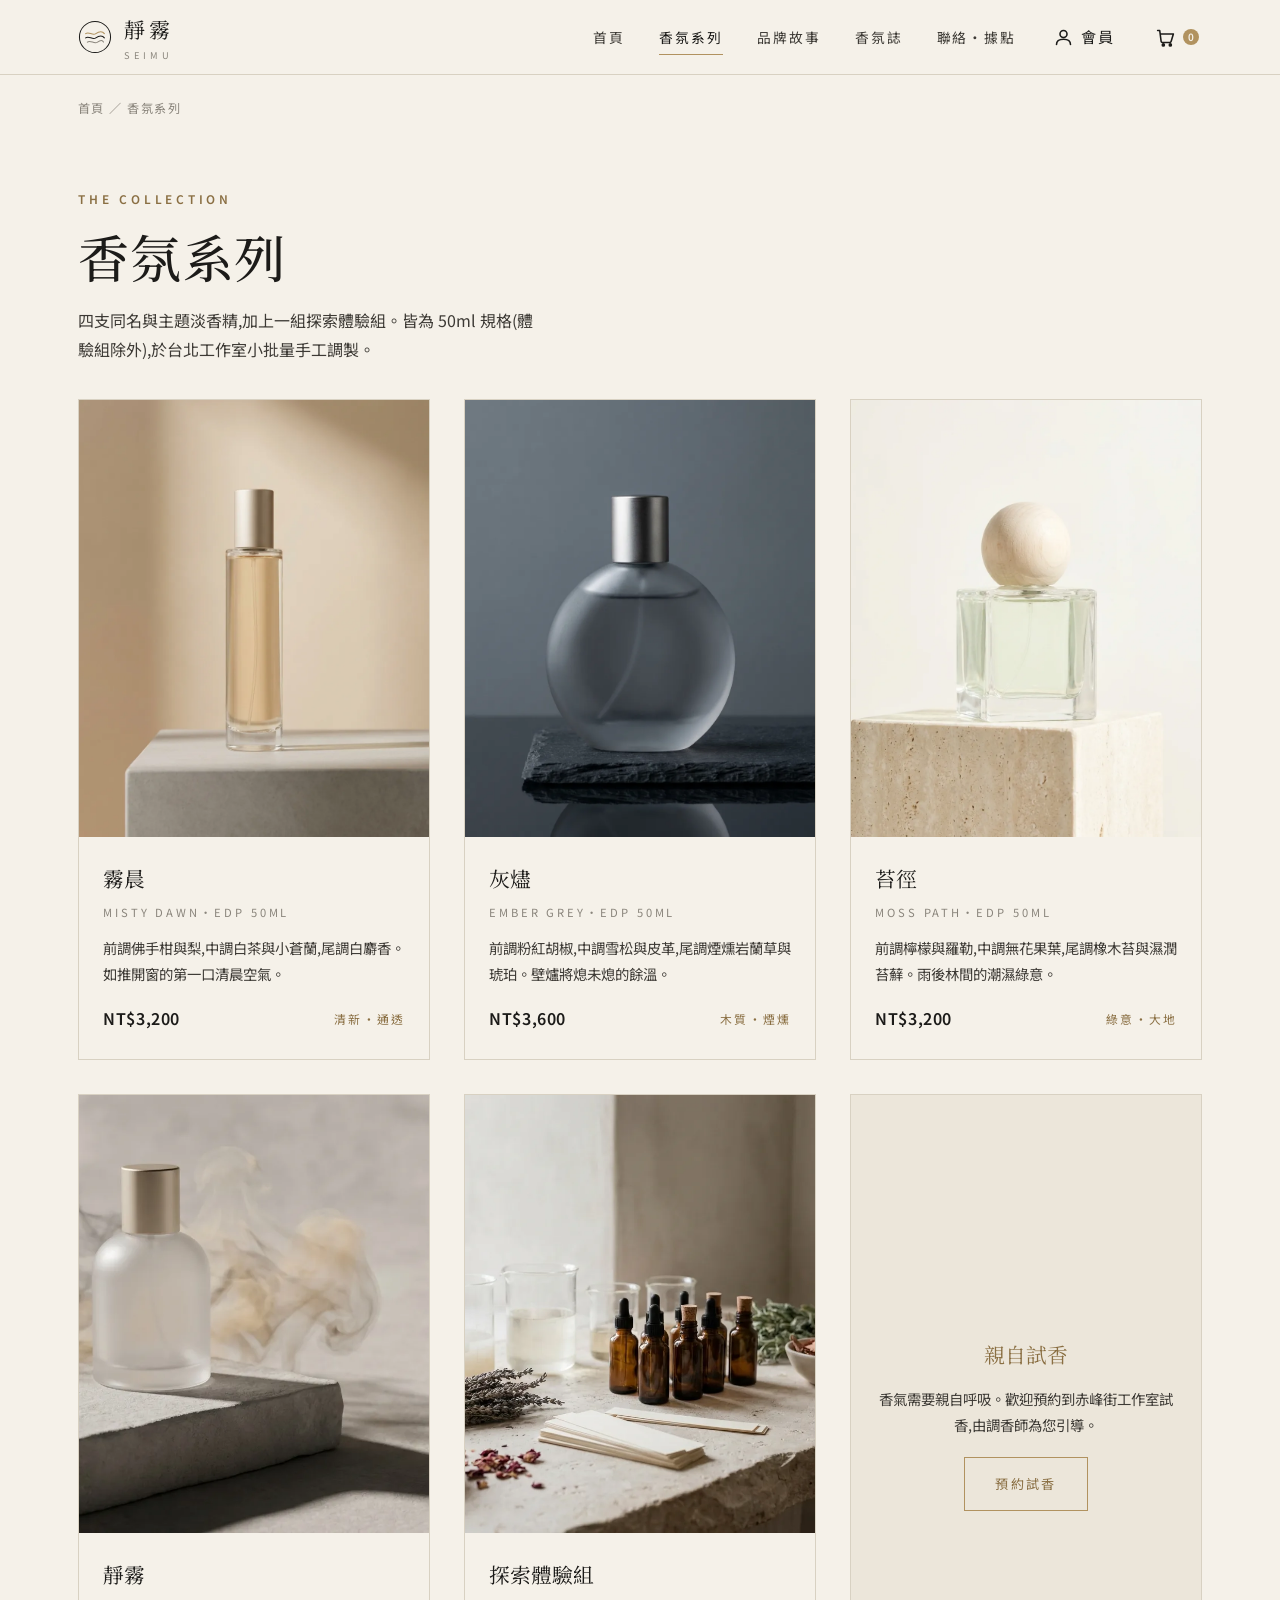
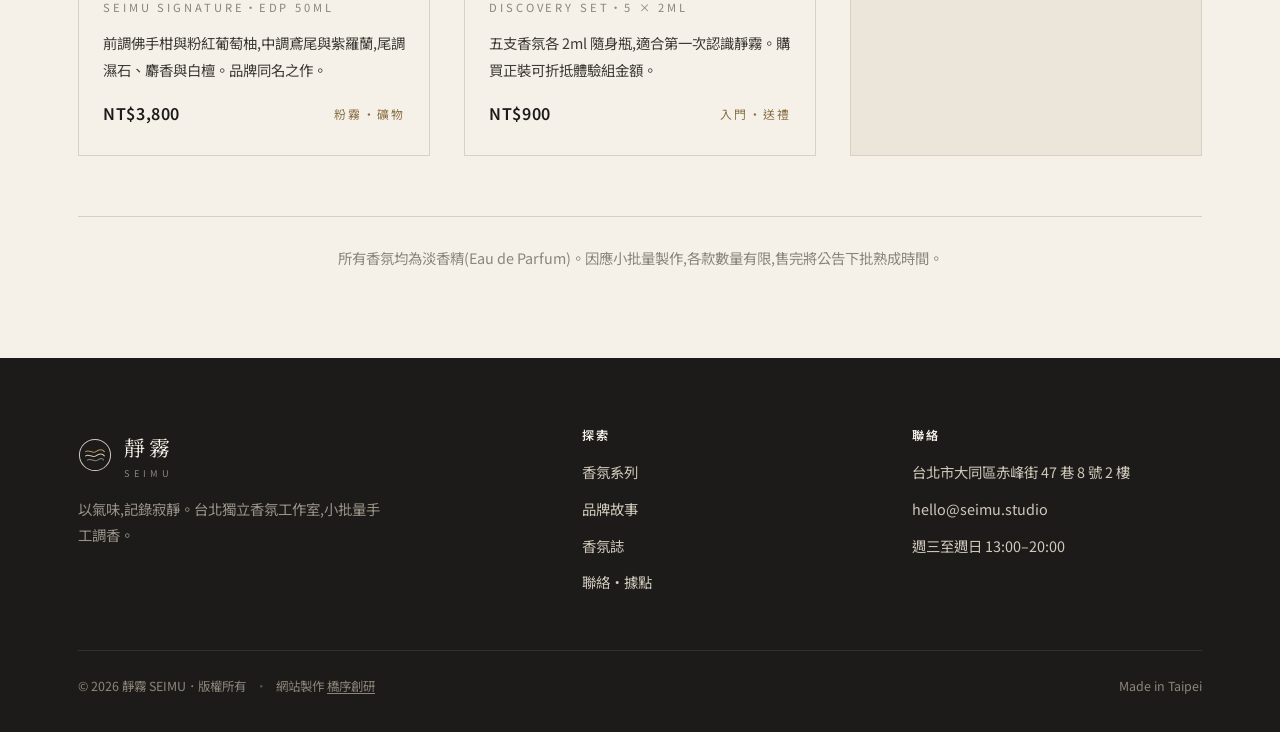
<file: shop.html>
<!DOCTYPE html>
<html lang="zh-Hant">
<head>
<meta charset="UTF-8">
<meta name="viewport" content="width=device-width, initial-scale=1">
<title>香氛系列｜淡香精與探索組 - 靜霧 SEIMU</title>
<meta name="description" content="瀏覽靜霧 SEIMU 全系列手工淡香精:霧晨、灰燼、苔徑與同名香水靜霧,以及五入香氛探索體驗組。台北小批量調香,50ml 規格。">
<meta name="keywords" content="香水購買,淡香精,香氛系列,手工香水,香氛體驗組,小眾香水,霧晨,灰燼,苔徑,靜霧香水">
<link rel="canonical" href="https://izzo24.github.io/seimu-fragrance/shop.html">
<meta name="robots" content="index,follow">
<meta property="og:type" content="website">
<meta property="og:site_name" content="靜霧 SEIMU">
<meta property="og:title" content="香氛系列｜淡香精與探索組 - 靜霧 SEIMU">
<meta property="og:description" content="霧晨、灰燼、苔徑與同名香水靜霧,台北小批量手工淡香精。">
<meta property="og:url" content="https://izzo24.github.io/seimu-fragrance/shop.html">
<meta property="og:image" content="https://izzo24.github.io/seimu-fragrance/images/product-misty.webp">
<meta property="og:locale" content="zh_TW">
<meta name="twitter:card" content="summary_large_image">
<link rel="icon" href="./favicon.svg" type="image/svg+xml">
<link rel="preconnect" href="https://fonts.googleapis.com">
<link rel="preconnect" href="https://fonts.gstatic.com" crossorigin>
<link href="https://fonts.googleapis.com/css2?family=Noto+Sans+TC:wght@300;400;500;600&family=Noto+Serif+TC:wght@400;500;600&display=swap" rel="stylesheet">
<link rel="stylesheet" href="./assets/style.css">
<script type="application/ld+json">
{"@context":"https://schema.org","@type":"BreadcrumbList","itemListElement":[{"@type":"ListItem","position":1,"name":"首頁","item":"https://izzo24.github.io/seimu-fragrance/"},{"@type":"ListItem","position":2,"name":"香氛系列","item":"https://izzo24.github.io/seimu-fragrance/shop.html"}]}
</script>
<script type="application/ld+json">
{"@context":"https://schema.org","@type":"ItemList","name":"靜霧 SEIMU 香氛系列","itemListElement":[
{"@type":"ListItem","position":1,"item":{"@type":"Product","name":"霧晨 Misty Dawn 淡香精","image":"https://izzo24.github.io/seimu-fragrance/images/product-misty.webp","description":"佛手柑、白茶與梨,清晨的第一口空氣。","brand":{"@type":"Brand","name":"靜霧 SEIMU"},"offers":{"@type":"Offer","price":"3200","priceCurrency":"TWD","availability":"https://schema.org/InStock"}}},
{"@type":"ListItem","position":2,"item":{"@type":"Product","name":"灰燼 Ember Grey 淡香精","image":"https://izzo24.github.io/seimu-fragrance/images/product-ember.webp","description":"雪松、皮革與煙燻岩蘭草。","brand":{"@type":"Brand","name":"靜霧 SEIMU"},"offers":{"@type":"Offer","price":"3600","priceCurrency":"TWD","availability":"https://schema.org/InStock"}}},
{"@type":"ListItem","position":3,"item":{"@type":"Product","name":"苔徑 Moss Path 淡香精","image":"https://izzo24.github.io/seimu-fragrance/images/product-moss.webp","description":"苔蘚、無花果葉與檸檬。","brand":{"@type":"Brand","name":"靜霧 SEIMU"},"offers":{"@type":"Offer","price":"3200","priceCurrency":"TWD","availability":"https://schema.org/InStock"}}},
{"@type":"ListItem","position":4,"item":{"@type":"Product","name":"靜霧 Seimu 同名淡香精","image":"https://izzo24.github.io/seimu-fragrance/images/hero.webp","description":"鳶尾、麝香與濕石。","brand":{"@type":"Brand","name":"靜霧 SEIMU"},"offers":{"@type":"Offer","price":"3800","priceCurrency":"TWD","availability":"https://schema.org/InStock"}}},
{"@type":"ListItem","position":5,"item":{"@type":"Product","name":"探索體驗組 Discovery Set","image":"https://izzo24.github.io/seimu-fragrance/images/atelier.webp","description":"五入 2ml 香氛體驗組。","brand":{"@type":"Brand","name":"靜霧 SEIMU"},"offers":{"@type":"Offer","price":"900","priceCurrency":"TWD","availability":"https://schema.org/InStock"}}}
]}
</script>
<link rel="stylesheet" href="./addon.css">
</head>
<body>
<header class="site-header">
  <div class="wrap nav">
    <a class="brand" href="./index.html" aria-label="靜霧 SEIMU 首頁">
      <svg viewBox="0 0 40 40" fill="none" aria-hidden="true" focusable="false"><circle cx="20" cy="20" r="18.3" stroke="#1c1b19" stroke-width="1.2"/><path d="M9 16 C13 13,17 19,21 16 S29 13,31 16" stroke="#b1925f" stroke-width="1.3" stroke-linecap="round"/><path d="M9 21 C13 18,17 24,21 21 S29 18,31 21" stroke="#1c1b19" stroke-width="1.3" stroke-linecap="round"/><path d="M11 26 C15 23,19 29,23 26 S29 24,30 26" stroke="#8a857c" stroke-width="1.2" stroke-linecap="round"/></svg>
      <span class="bn">靜霧<small>SEIMU</small></span>
    </a>
    <nav aria-label="主選單">
      <button class="nav-toggle" aria-label="開啟選單" aria-expanded="false" aria-controls="menu"><span></span><span></span><span></span></button>
      <ul class="menu" id="menu">
        <li><a href="./index.html">首頁</a></li>
        <li><a href="./shop.html" aria-current="page">香氛系列</a></li>
        <li><a href="./story.html">品牌故事</a></li>
        <li><a href="./journal.html">香氛誌</a></li>
        <li><a href="./contact.html">聯絡・據點</a></li>
      <li><a class="acct-link" href="./member.html" aria-label="會員中心"><svg viewBox="0 0 24 24" fill="none" stroke="currentColor" stroke-width="1.8" stroke-linecap="round" stroke-linejoin="round" aria-hidden="true"><circle cx="12" cy="8" r="4"/><path d="M4 20c0-4 3.6-6 8-6s8 2 8 6"/></svg><span>會員</span></a></li><li><button class="cart-toggle" type="button" aria-label="購物車" aria-haspopup="dialog"><svg viewBox="0 0 24 24" fill="none" stroke="currentColor" stroke-width="1.8" stroke-linecap="round" stroke-linejoin="round" aria-hidden="true"><path d="M3 4h2.4l1.6 12.4a1.5 1.5 0 0 0 1.5 1.3h8.4a1.5 1.5 0 0 0 1.5-1.2L21 8H6.4"/><circle cx="9.5" cy="20.5" r="1.2" fill="currentColor"/><circle cx="17.5" cy="20.5" r="1.2" fill="currentColor"/></svg><span class="cart-badge" aria-hidden="true">0</span></button></li></ul>
    </nav>
  </div>
</header>

<main>
  <div class="wrap">
    <nav class="crumb" aria-label="麵包屑"><a href="./index.html">首頁</a> ／ 香氛系列</nav>
  </div>
  <section class="banner">
    <div class="wrap">
      <span class="eyebrow">The Collection</span>
      <h1>香氛系列</h1>
      <p>四支同名與主題淡香精,加上一組探索體驗組。皆為 50ml 規格(體驗組除外),於台北工作室小批量手工調製。</p>
    </div>
  </section>

  <section style="padding-top:24px">
    <div class="wrap">
      <div class="grid cols-3">
        <article class="card">
          <div class="ph"><img src="./images/product-misty.webp" alt="霧晨 Misty Dawn 淡香精瓶身,清透玻璃與香檳金瓶蓋" width="640" height="800"></div>
          <div class="body">
            <div class="cn">霧晨</div><div class="en">Misty Dawn・EDP 50ml</div>
            <p class="notes">前調佛手柑與梨,中調白茶與小蒼蘭,尾調白麝香。如推開窗的第一口清晨空氣。</p>
            <div class="price"><b>NT$3,200</b><span>清新・通透</span></div>
          </div>
        </article>
        <article class="card">
          <div class="ph"><img src="./images/product-ember.webp" alt="灰燼 Ember Grey 淡香精瓶身,煙灰色磨砂玻璃與拉絲金屬瓶蓋" width="640" height="800"></div>
          <div class="body">
            <div class="cn">灰燼</div><div class="en">Ember Grey・EDP 50ml</div>
            <p class="notes">前調粉紅胡椒,中調雪松與皮革,尾調煙燻岩蘭草與琥珀。壁爐將熄未熄的餘溫。</p>
            <div class="price"><b>NT$3,600</b><span>木質・煙燻</span></div>
          </div>
        </article>
        <article class="card">
          <div class="ph"><img src="./images/product-moss.webp" alt="苔徑 Moss Path 淡香精瓶身,淺綠色方形玻璃與淺木瓶蓋" width="640" height="800"></div>
          <div class="body">
            <div class="cn">苔徑</div><div class="en">Moss Path・EDP 50ml</div>
            <p class="notes">前調檸檬與羅勒,中調無花果葉,尾調橡木苔與濕潤苔蘚。雨後林間的潮濕綠意。</p>
            <div class="price"><b>NT$3,200</b><span>綠意・大地</span></div>
          </div>
        </article>
        <article class="card">
          <div class="ph"><img src="./images/hero.webp" alt="靜霧 Seimu 同名淡香精,霧氣中的磨砂玻璃瓶" width="640" height="800"></div>
          <div class="body">
            <div class="cn">靜霧</div><div class="en">Seimu Signature・EDP 50ml</div>
            <p class="notes">前調佛手柑與粉紅葡萄柚,中調鳶尾與紫羅蘭,尾調濕石、麝香與白檀。品牌同名之作。</p>
            <div class="price"><b>NT$3,800</b><span>粉霧・礦物</span></div>
          </div>
        </article>
        <article class="card">
          <div class="ph"><img src="./images/atelier.webp" alt="探索體驗組,工作室調香檯與滴管瓶" width="640" height="800"></div>
          <div class="body">
            <div class="cn">探索體驗組</div><div class="en">Discovery Set・5 × 2ml</div>
            <p class="notes">五支香氛各 2ml 隨身瓶,適合第一次認識靜霧。購買正裝可折抵體驗組金額。</p>
            <div class="price"><b>NT$900</b><span>入門・送禮</span></div>
          </div>
        </article>
        <article class="card" style="justify-content:center;align-items:center;text-align:center;background:var(--paper-2)">
          <div class="body">
            <div class="cn" style="color:var(--gold-deep)">親自試香</div>
            <p class="notes" style="min-height:auto;margin:12px 0 18px">香氣需要親自呼吸。歡迎預約到赤峰街工作室試香,由調香師為您引導。</p>
            <a class="btn gold" href="./contact.html">預約試香</a>
          </div>
        </article>
      </div>
      <hr class="divider" style="margin:60px 0 0">
      <p class="muted center" style="margin-top:28px;font-size:.9rem">所有香氛均為淡香精(Eau de Parfum)。因應小批量製作,各款數量有限,售完將公告下批熟成時間。</p>
    </div>
  </section>
</main>

<footer class="site-footer">
  <div class="wrap">
    <div class="foot-grid">
      <div>
        <a class="brand" href="./index.html" aria-label="靜霧 SEIMU">
          <svg viewBox="0 0 40 40" fill="none" aria-hidden="true" focusable="false"><circle cx="20" cy="20" r="18.3" stroke="#cfc8ba" stroke-width="1.2"/><path d="M9 16 C13 13,17 19,21 16 S29 13,31 16" stroke="#b1925f" stroke-width="1.3" stroke-linecap="round"/><path d="M9 21 C13 18,17 24,21 21 S29 18,31 21" stroke="#cfc8ba" stroke-width="1.3" stroke-linecap="round"/><path d="M11 26 C15 23,19 29,23 26 S29 24,30 26" stroke="#8a857c" stroke-width="1.2" stroke-linecap="round"/></svg>
          <span class="bn">靜霧<small>SEIMU</small></span>
        </a>
        <p class="foot-note">以氣味,記錄寂靜。台北獨立香氛工作室,小批量手工調香。</p>
      </div>
      <div>
        <h4>探索</h4>
        <ul>
          <li><a href="./shop.html">香氛系列</a></li>
          <li><a href="./story.html">品牌故事</a></li>
          <li><a href="./journal.html">香氛誌</a></li>
          <li><a href="./contact.html">聯絡・據點</a></li>
        </ul>
      </div>
      <div>
        <h4>聯絡</h4>
        <ul>
          <li>台北市大同區赤峰街 47 巷 8 號 2 樓</li>
          <li>hello@seimu.studio</li>
          <li>週三至週日 13:00–20:00</li>
        </ul>
      </div>
    </div>
    <div class="foot-bottom">
      <span>© <span id="year">2026</span> 靜霧 SEIMU．版權所有 <span style="opacity:0.5;margin:0 6px;">·</span> 網站製作 <a href="https://bridgeseqlab.com" target="_blank" rel="noopener" style="color:inherit;text-decoration:underline;text-underline-offset:2px;">橋序創研</a></span>
      <span>Made in Taipei</span>
    </div>
  </div>
</footer>
<script src="./assets/main.js"></script>
<div class="cart-overlay" id="cartOverlay"></div>
<aside class="cart-drawer" id="cartDrawer" role="dialog" aria-modal="true" aria-label="購物車" aria-hidden="true">
  <div class="cd-head"><h2>購物車</h2><button class="cd-close" id="cartClose" aria-label="關閉購物車"><svg viewBox="0 0 24 24" fill="none" stroke="currentColor" stroke-width="2" stroke-linecap="round" aria-hidden="true"><path d="M6 6l12 12M18 6L6 18"/></svg></button></div>
  <div class="cd-body"><p class="cd-empty">您的購物車目前是空的。<br>歡迎先逛逛全部商品。</p></div>
  <div class="cd-foot"><div class="cd-total"><span>小計</span><span>NT$ 0</span></div><a class="mc-btn" href="./shop.html">前往選購</a></div>
</aside>
<script src="./addon.js" defer></script>
</body>
</html>
</file>
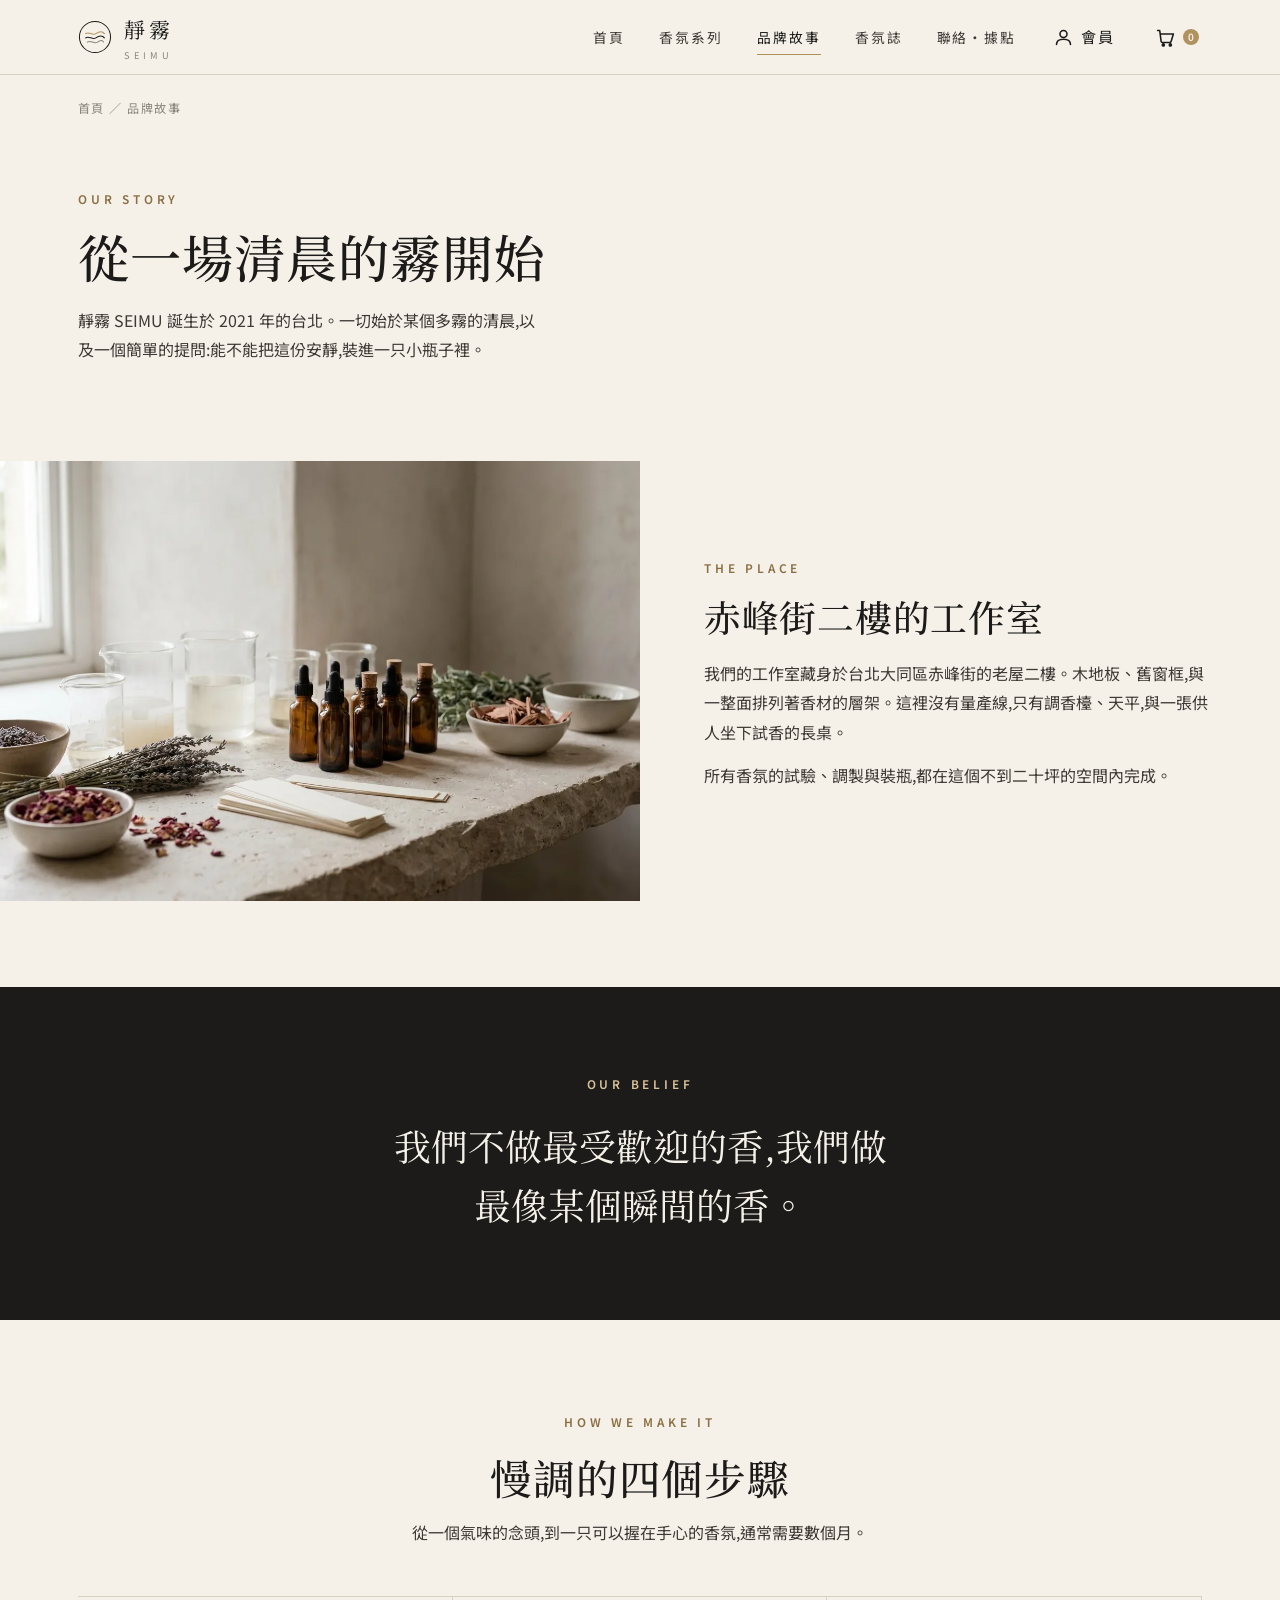
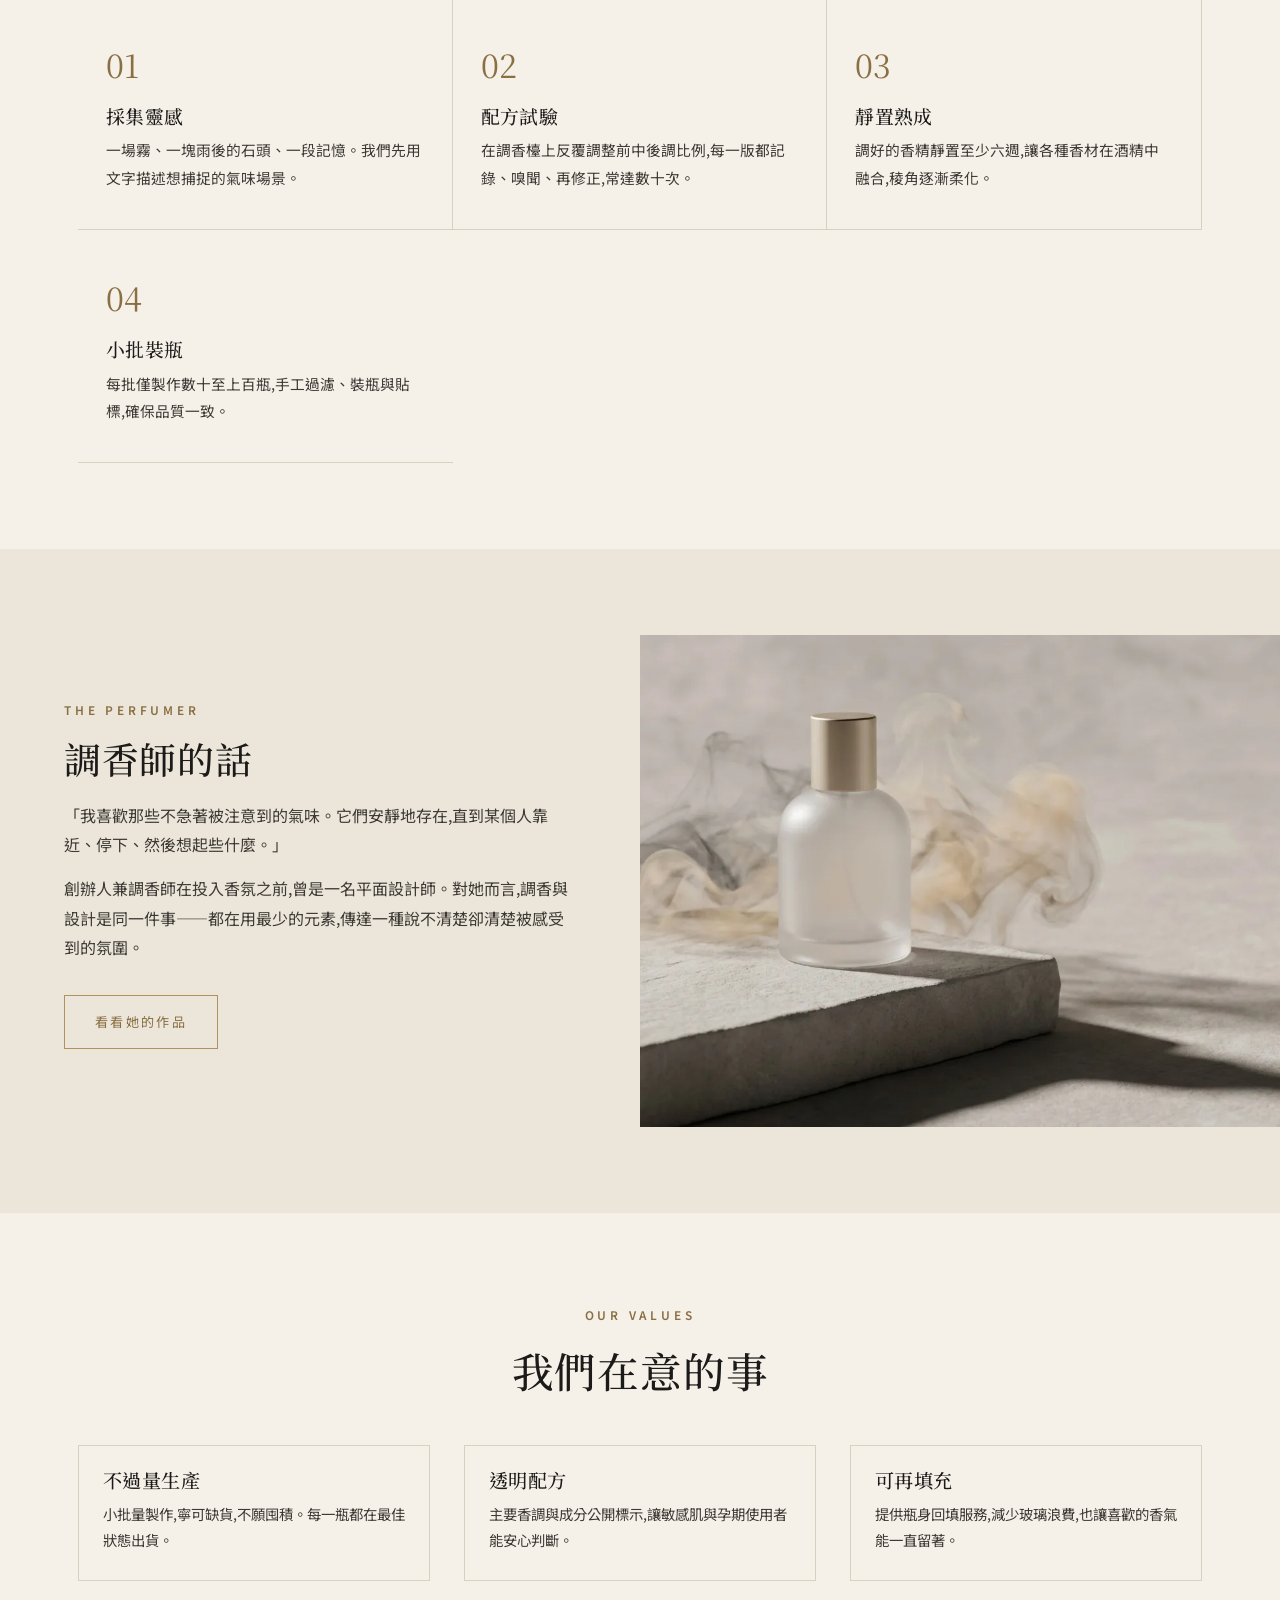
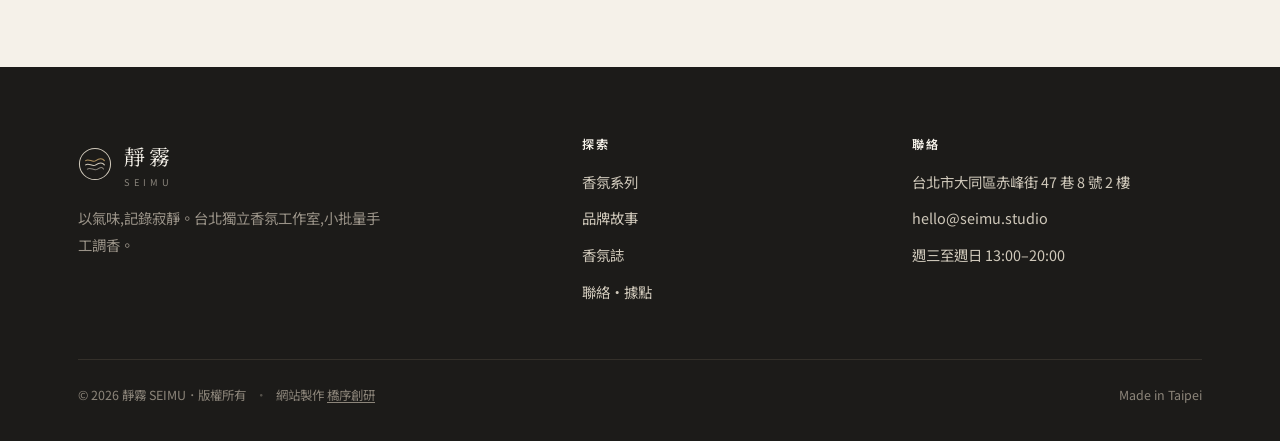
<file: story.html>
<!DOCTYPE html>
<html lang="zh-Hant">
<head>
<meta charset="UTF-8">
<meta name="viewport" content="width=device-width, initial-scale=1">
<title>品牌故事｜赤峰街的慢調香氛工作室 - 靜霧 SEIMU</title>
<meta name="description" content="靜霧 SEIMU 的品牌故事:從一場清晨的霧開始,在台北赤峰街以小批量、慢熟成的方式手工調香。認識我們的理念、製香流程與調香師。">
<meta name="keywords" content="品牌故事,香氛工作室,手工調香,赤峰街,獨立調香師,慢製香,靜霧理念,台北香氛品牌">
<link rel="canonical" href="https://izzo24.github.io/seimu-fragrance/story.html">
<meta name="robots" content="index,follow">
<meta property="og:type" content="article">
<meta property="og:site_name" content="靜霧 SEIMU">
<meta property="og:title" content="品牌故事｜赤峰街的慢調香氛工作室 - 靜霧 SEIMU">
<meta property="og:description" content="從一場清晨的霧開始,在台北赤峰街慢慢調香。">
<meta property="og:url" content="https://izzo24.github.io/seimu-fragrance/story.html">
<meta property="og:image" content="https://izzo24.github.io/seimu-fragrance/images/atelier.webp">
<meta property="og:locale" content="zh_TW">
<meta name="twitter:card" content="summary_large_image">
<link rel="icon" href="./favicon.svg" type="image/svg+xml">
<link rel="preconnect" href="https://fonts.googleapis.com">
<link rel="preconnect" href="https://fonts.gstatic.com" crossorigin>
<link href="https://fonts.googleapis.com/css2?family=Noto+Sans+TC:wght@300;400;500;600&family=Noto+Serif+TC:wght@400;500;600&display=swap" rel="stylesheet">
<link rel="stylesheet" href="./assets/style.css">
<script type="application/ld+json">
{"@context":"https://schema.org","@type":"BreadcrumbList","itemListElement":[{"@type":"ListItem","position":1,"name":"首頁","item":"https://izzo24.github.io/seimu-fragrance/"},{"@type":"ListItem","position":2,"name":"品牌故事","item":"https://izzo24.github.io/seimu-fragrance/story.html"}]}
</script>
<script type="application/ld+json">
{"@context":"https://schema.org","@type":"AboutPage","name":"品牌故事 - 靜霧 SEIMU","url":"https://izzo24.github.io/seimu-fragrance/story.html","inLanguage":"zh-Hant","about":{"@type":"Organization","name":"靜霧 SEIMU","foundingDate":"2021","foundingLocation":"台北市","description":"台北赤峰街的獨立香氛工作室,以小批量手工、慢熟成方式調製淡香精。"}}
</script>
<link rel="stylesheet" href="./addon.css">
</head>
<body>
<header class="site-header">
  <div class="wrap nav">
    <a class="brand" href="./index.html" aria-label="靜霧 SEIMU 首頁">
      <svg viewBox="0 0 40 40" fill="none" aria-hidden="true" focusable="false"><circle cx="20" cy="20" r="18.3" stroke="#1c1b19" stroke-width="1.2"/><path d="M9 16 C13 13,17 19,21 16 S29 13,31 16" stroke="#b1925f" stroke-width="1.3" stroke-linecap="round"/><path d="M9 21 C13 18,17 24,21 21 S29 18,31 21" stroke="#1c1b19" stroke-width="1.3" stroke-linecap="round"/><path d="M11 26 C15 23,19 29,23 26 S29 24,30 26" stroke="#8a857c" stroke-width="1.2" stroke-linecap="round"/></svg>
      <span class="bn">靜霧<small>SEIMU</small></span>
    </a>
    <nav aria-label="主選單">
      <button class="nav-toggle" aria-label="開啟選單" aria-expanded="false" aria-controls="menu"><span></span><span></span><span></span></button>
      <ul class="menu" id="menu">
        <li><a href="./index.html">首頁</a></li>
        <li><a href="./shop.html">香氛系列</a></li>
        <li><a href="./story.html" aria-current="page">品牌故事</a></li>
        <li><a href="./journal.html">香氛誌</a></li>
        <li><a href="./contact.html">聯絡・據點</a></li>
      <li><a class="acct-link" href="./member.html" aria-label="會員中心"><svg viewBox="0 0 24 24" fill="none" stroke="currentColor" stroke-width="1.8" stroke-linecap="round" stroke-linejoin="round" aria-hidden="true"><circle cx="12" cy="8" r="4"/><path d="M4 20c0-4 3.6-6 8-6s8 2 8 6"/></svg><span>會員</span></a></li><li><button class="cart-toggle" type="button" aria-label="購物車" aria-haspopup="dialog"><svg viewBox="0 0 24 24" fill="none" stroke="currentColor" stroke-width="1.8" stroke-linecap="round" stroke-linejoin="round" aria-hidden="true"><path d="M3 4h2.4l1.6 12.4a1.5 1.5 0 0 0 1.5 1.3h8.4a1.5 1.5 0 0 0 1.5-1.2L21 8H6.4"/><circle cx="9.5" cy="20.5" r="1.2" fill="currentColor"/><circle cx="17.5" cy="20.5" r="1.2" fill="currentColor"/></svg><span class="cart-badge" aria-hidden="true">0</span></button></li></ul>
    </nav>
  </div>
</header>

<main>
  <div class="wrap">
    <nav class="crumb" aria-label="麵包屑"><a href="./index.html">首頁</a> ／ 品牌故事</nav>
  </div>
  <section class="banner">
    <div class="wrap">
      <span class="eyebrow">Our Story</span>
      <h1>從一場清晨的霧開始</h1>
      <p>靜霧 SEIMU 誕生於 2021 年的台北。一切始於某個多霧的清晨,以及一個簡單的提問:能不能把這份安靜,裝進一只小瓶子裡。</p>
    </div>
  </section>

  <section class="split" aria-label="工作室">
    <div class="media"><img src="./images/atelier.webp" alt="靜霧調香工作室一隅,玻璃量杯、滴管瓶與乾燥植物" width="900" height="600"></div>
    <div class="text">
      <span class="eyebrow">The Place</span>
      <h2>赤峰街二樓的工作室</h2>
      <p>我們的工作室藏身於台北大同區赤峰街的老屋二樓。木地板、舊窗框,與一整面排列著香材的層架。這裡沒有量產線,只有調香檯、天平,與一張供人坐下試香的長桌。</p>
      <p>所有香氛的試驗、調製與裝瓶,都在這個不到二十坪的空間內完成。</p>
    </div>
  </section>

  <section class="statement">
    <div class="wrap">
      <span class="eyebrow">Our Belief</span>
      <p class="big">我們不做最受歡迎的香,我們做最像某個瞬間的香。</p>
    </div>
  </section>

  <section>
    <div class="wrap">
      <div class="section-head center">
        <span class="eyebrow">How We Make It</span>
        <h2>慢調的四個步驟</h2>
        <p>從一個氣味的念頭,到一只可以握在手心的香氛,通常需要數個月。</p>
      </div>
    </div>
    <div class="wrap">
      <div class="notes-row">
        <div class="item"><div class="n">01</div><h3>採集靈感</h3><p>一場霧、一塊雨後的石頭、一段記憶。我們先用文字描述想捕捉的氣味場景。</p></div>
        <div class="item"><div class="n">02</div><h3>配方試驗</h3><p>在調香檯上反覆調整前中後調比例,每一版都記錄、嗅聞、再修正,常達數十次。</p></div>
        <div class="item"><div class="n">03</div><h3>靜置熟成</h3><p>調好的香精靜置至少六週,讓各種香材在酒精中融合,稜角逐漸柔化。</p></div>
        <div class="item"><div class="n">04</div><h3>小批裝瓶</h3><p>每批僅製作數十至上百瓶,手工過濾、裝瓶與貼標,確保品質一致。</p></div>
      </div>
    </div>
  </section>

  <section class="split alt" aria-label="調香師">
    <div class="text">
      <span class="eyebrow">The Perfumer</span>
      <h2>調香師的話</h2>
      <p>「我喜歡那些不急著被注意到的氣味。它們安靜地存在,直到某個人靠近、停下、然後想起些什麼。」</p>
      <p>創辦人兼調香師在投入香氛之前,曾是一名平面設計師。對她而言,調香與設計是同一件事——都在用最少的元素,傳達一種說不清楚卻清楚被感受到的氛圍。</p>
      <p style="margin-top:18px"><a class="btn gold" href="./shop.html">看看她的作品</a></p>
    </div>
    <div class="media"><img src="./images/hero.webp" alt="霧氣中的靜霧同名香水瓶,象徵調香師的代表作" width="900" height="600"></div>
  </section>

  <section>
    <div class="wrap">
      <div class="section-head center">
        <span class="eyebrow">Our Values</span>
        <h2>我們在意的事</h2>
      </div>
      <div class="grid cols-3">
        <div class="card"><div class="body"><h3 style="font-size:1.2rem;margin-bottom:8px">不過量生產</h3><p class="notes">小批量製作,寧可缺貨,不願囤積。每一瓶都在最佳狀態出貨。</p></div></div>
        <div class="card"><div class="body"><h3 style="font-size:1.2rem;margin-bottom:8px">透明配方</h3><p class="notes">主要香調與成分公開標示,讓敏感肌與孕期使用者能安心判斷。</p></div></div>
        <div class="card"><div class="body"><h3 style="font-size:1.2rem;margin-bottom:8px">可再填充</h3><p class="notes">提供瓶身回填服務,減少玻璃浪費,也讓喜歡的香氣能一直留著。</p></div></div>
      </div>
    </div>
  </section>
</main>

<footer class="site-footer">
  <div class="wrap">
    <div class="foot-grid">
      <div>
        <a class="brand" href="./index.html" aria-label="靜霧 SEIMU">
          <svg viewBox="0 0 40 40" fill="none" aria-hidden="true" focusable="false"><circle cx="20" cy="20" r="18.3" stroke="#cfc8ba" stroke-width="1.2"/><path d="M9 16 C13 13,17 19,21 16 S29 13,31 16" stroke="#b1925f" stroke-width="1.3" stroke-linecap="round"/><path d="M9 21 C13 18,17 24,21 21 S29 18,31 21" stroke="#cfc8ba" stroke-width="1.3" stroke-linecap="round"/><path d="M11 26 C15 23,19 29,23 26 S29 24,30 26" stroke="#8a857c" stroke-width="1.2" stroke-linecap="round"/></svg>
          <span class="bn">靜霧<small>SEIMU</small></span>
        </a>
        <p class="foot-note">以氣味,記錄寂靜。台北獨立香氛工作室,小批量手工調香。</p>
      </div>
      <div>
        <h4>探索</h4>
        <ul>
          <li><a href="./shop.html">香氛系列</a></li>
          <li><a href="./story.html">品牌故事</a></li>
          <li><a href="./journal.html">香氛誌</a></li>
          <li><a href="./contact.html">聯絡・據點</a></li>
        </ul>
      </div>
      <div>
        <h4>聯絡</h4>
        <ul>
          <li>台北市大同區赤峰街 47 巷 8 號 2 樓</li>
          <li>hello@seimu.studio</li>
          <li>週三至週日 13:00–20:00</li>
        </ul>
      </div>
    </div>
    <div class="foot-bottom">
      <span>© <span id="year">2026</span> 靜霧 SEIMU．版權所有 <span style="opacity:0.5;margin:0 6px;">·</span> 網站製作 <a href="https://bridgeseqlab.com" target="_blank" rel="noopener" style="color:inherit;text-decoration:underline;text-underline-offset:2px;">橋序創研</a></span>
      <span>Made in Taipei</span>
    </div>
  </div>
</footer>
<script src="./assets/main.js"></script>
<div class="cart-overlay" id="cartOverlay"></div>
<aside class="cart-drawer" id="cartDrawer" role="dialog" aria-modal="true" aria-label="購物車" aria-hidden="true">
  <div class="cd-head"><h2>購物車</h2><button class="cd-close" id="cartClose" aria-label="關閉購物車"><svg viewBox="0 0 24 24" fill="none" stroke="currentColor" stroke-width="2" stroke-linecap="round" aria-hidden="true"><path d="M6 6l12 12M18 6L6 18"/></svg></button></div>
  <div class="cd-body"><p class="cd-empty">您的購物車目前是空的。<br>歡迎先逛逛全部商品。</p></div>
  <div class="cd-foot"><div class="cd-total"><span>小計</span><span>NT$ 0</span></div><a class="mc-btn" href="./shop.html">前往選購</a></div>
</aside>
<script src="./addon.js" defer></script>
</body>
</html>
</file>
<file: assets/style.css>
/* 靜霧 SEIMU — minimalist luxe fragrance house */
:root{
  --ink:#1c1b19;
  --ink-soft:#3d3a35;
  --paper:#f5f1e9;
  --paper-2:#ece6da;
  --gold:#b1925f;
  --gold-deep:#8a6f43;
  --grey:#8a857c;
  --line:#d8d1c2;
  --maxw:1180px;
  --serif:"Noto Serif TC",Georgia,"Songti TC",serif;
  --sans:"Noto Sans TC","Helvetica Neue",Arial,sans-serif;
}
*{box-sizing:border-box;margin:0;padding:0}
html{scroll-behavior:smooth}
body{
  font-family:var(--sans);
  color:var(--ink);
  background:var(--paper);
  line-height:1.85;
  font-size:16px;
  -webkit-font-smoothing:antialiased;
}
img{max-width:100%;display:block}
a{color:inherit;text-decoration:none}
h1,h2,h3,h4{font-family:var(--serif);font-weight:500;line-height:1.3;letter-spacing:.02em}
.wrap{max-width:var(--maxw);margin:0 auto;padding:0 28px}
.eyebrow{font-size:.74rem;letter-spacing:.32em;text-transform:uppercase;color:var(--gold-deep);font-weight:600}
.muted{color:var(--grey)}

/* ---- header ---- */
.site-header{
  position:sticky;top:0;z-index:50;
  background:rgba(245,241,233,.86);
  backdrop-filter:blur(10px);
  border-bottom:1px solid var(--line);
}
.nav{display:flex;align-items:center;justify-content:space-between;height:74px}
.brand{display:flex;align-items:center;gap:12px}
.brand svg{width:34px;height:34px}
.brand .bn{font-family:var(--serif);font-size:1.32rem;letter-spacing:.18em}
.brand .bn small{display:block;font-family:var(--sans);font-size:.58rem;letter-spacing:.42em;color:var(--grey);margin-top:-2px}
.menu{display:flex;gap:34px;list-style:none}
.menu a{font-size:.86rem;letter-spacing:.14em;padding:6px 0;position:relative;color:var(--ink-soft)}
.menu a:hover,.menu a[aria-current="page"]{color:var(--ink)}
.menu a[aria-current="page"]::after{content:"";position:absolute;left:0;bottom:-2px;width:100%;height:1px;background:var(--gold)}
.nav-toggle{display:none;background:none;border:0;cursor:pointer;width:40px;height:40px;flex-direction:column;gap:5px;justify-content:center;align-items:center}
.nav-toggle span{width:22px;height:1.5px;background:var(--ink);transition:.25s}

/* ---- hero ---- */
.hero{position:relative;min-height:78vh;display:flex;align-items:flex-end;overflow:hidden;background:var(--paper-2)}
.hero img{position:absolute;inset:0;width:100%;height:100%;object-fit:cover}
.hero::after{content:"";position:absolute;inset:0;background:linear-gradient(180deg,rgba(20,19,17,.05),rgba(20,19,17,.55))}
.hero .wrap{position:relative;z-index:2;padding-bottom:64px;color:var(--paper)}
.hero h1{font-size:clamp(2.4rem,6vw,4.6rem);color:#fff;max-width:14ch}
.hero p{max-width:42ch;margin-top:18px;color:rgba(255,255,255,.86);font-size:1.05rem}
.hero .eyebrow{color:#e7d6b4}

/* ---- buttons ---- */
.btn{display:inline-block;font-size:.82rem;letter-spacing:.18em;text-transform:uppercase;padding:14px 30px;border:1px solid var(--ink);color:var(--ink);transition:.25s;background:transparent;cursor:pointer}
.btn:hover{background:var(--ink);color:var(--paper)}
.btn.light{border-color:#fff;color:#fff}
.btn.light:hover{background:#fff;color:var(--ink)}
.btn.gold{border-color:var(--gold);color:var(--gold-deep)}
.btn.gold:hover{background:var(--gold);color:#fff}

/* ---- sections ---- */
section{padding:86px 0}
.section-head{max-width:60ch;margin-bottom:48px}
.section-head h2{font-size:clamp(1.7rem,3.4vw,2.6rem);margin-top:14px}
.section-head p{margin-top:14px;color:var(--ink-soft)}
.center{text-align:center;margin-left:auto;margin-right:auto}
.divider{height:1px;background:var(--line);border:0}

/* ---- statement ---- */
.statement{background:var(--ink);color:var(--paper)}
.statement .big{font-family:var(--serif);font-size:clamp(1.5rem,3.2vw,2.3rem);line-height:1.6;max-width:24ch;margin:0 auto;text-align:center}
.statement .eyebrow{color:#d9c39a;display:block;text-align:center;margin-bottom:22px}

/* ---- product grid ---- */
.grid{display:grid;gap:34px}
.grid.cols-3{grid-template-columns:repeat(3,1fr)}
.grid.cols-2{grid-template-columns:repeat(2,1fr)}
.card{background:var(--paper);border:1px solid var(--line);display:flex;flex-direction:column;transition:.3s}
.card:hover{transform:translateY(-4px);border-color:var(--gold)}
.card .ph{aspect-ratio:4/5;overflow:hidden;background:var(--paper-2)}
.card .ph img{width:100%;height:100%;object-fit:cover;transition:.6s}
.card:hover .ph img{transform:scale(1.04)}
.card .body{padding:22px 24px 26px}
.card .cn{font-family:var(--serif);font-size:1.3rem}
.card .en{font-size:.7rem;letter-spacing:.26em;text-transform:uppercase;color:var(--grey);margin:4px 0 12px}
.card .notes{font-size:.9rem;color:var(--ink-soft);min-height:3.2em}
.card .price{margin-top:16px;display:flex;justify-content:space-between;align-items:center}
.card .price b{font-weight:600;letter-spacing:.04em}
.card .price span{font-size:.74rem;letter-spacing:.18em;color:var(--gold-deep);text-transform:uppercase}

/* ---- split feature ---- */
.split{display:grid;grid-template-columns:1fr 1fr;gap:0;align-items:stretch}
.split .media{min-height:440px;background:var(--paper-2)}
.split .media img{width:100%;height:100%;object-fit:cover}
.split .text{padding:64px;display:flex;flex-direction:column;justify-content:center}
.split .text h2{font-size:clamp(1.6rem,3vw,2.3rem);margin:14px 0 18px}
.split .text p{color:var(--ink-soft);margin-bottom:14px}
.split.alt{background:var(--paper-2)}

/* ---- notes / steps ---- */
.notes-row{display:grid;grid-template-columns:repeat(3,1fr);gap:0;border-top:1px solid var(--line)}
.notes-row .item{padding:38px 28px;border-bottom:1px solid var(--line)}
.notes-row .item:not(:last-child){border-right:1px solid var(--line)}
.notes-row .n{font-family:var(--serif);font-size:2rem;color:var(--gold-deep)}
.notes-row h3{font-size:1.18rem;margin:10px 0 8px}
.notes-row p{font-size:.92rem;color:var(--ink-soft)}

/* ---- journal list ---- */
.article{display:grid;grid-template-columns:280px 1fr;gap:32px;padding:34px 0;border-bottom:1px solid var(--line);align-items:center}
.article .ph{aspect-ratio:4/3;overflow:hidden;background:var(--paper-2)}
.article .ph img{width:100%;height:100%;object-fit:cover}
.article h3{font-size:1.4rem;margin:8px 0 10px}
.article .meta{font-size:.74rem;letter-spacing:.2em;text-transform:uppercase;color:var(--gold-deep)}
.article p{color:var(--ink-soft);margin-top:6px}

/* ---- contact ---- */
.contact-grid{display:grid;grid-template-columns:1fr 1fr;gap:56px}
.info-line{display:flex;gap:16px;padding:18px 0;border-bottom:1px solid var(--line)}
.info-line .k{min-width:84px;font-size:.78rem;letter-spacing:.18em;text-transform:uppercase;color:var(--gold-deep);padding-top:3px}
.info-line .v{color:var(--ink-soft)}
form label{display:block;font-size:.78rem;letter-spacing:.14em;text-transform:uppercase;color:var(--ink-soft);margin:18px 0 7px}
form input,form textarea{width:100%;padding:13px 15px;border:1px solid var(--line);background:#fff;font-family:var(--sans);font-size:.95rem;color:var(--ink)}
form input:focus,form textarea:focus{outline:none;border-color:var(--gold)}
.faq{border-top:1px solid var(--line)}
.faq details{border-bottom:1px solid var(--line);padding:20px 0}
.faq summary{font-family:var(--serif);font-size:1.12rem;cursor:pointer;list-style:none}
.faq summary::-webkit-details-marker{display:none}
.faq summary::after{content:"+";float:right;color:var(--gold-deep)}
.faq details[open] summary::after{content:"–"}
.faq p{color:var(--ink-soft);margin-top:12px}

/* ---- breadcrumb ---- */
.crumb{font-size:.76rem;letter-spacing:.12em;color:var(--grey);padding:22px 0 0}
.crumb a:hover{color:var(--gold-deep)}

/* ---- page banner ---- */
.banner{padding:64px 0 10px}
.banner h1{font-size:clamp(2rem,4.4vw,3.2rem);margin-top:10px}
.banner p{max-width:52ch;margin-top:16px;color:var(--ink-soft)}

/* ---- footer ---- */
.site-footer{background:var(--ink);color:#cfc8ba;padding:70px 0 34px;font-size:.9rem}
.foot-grid{display:grid;grid-template-columns:1.6fr 1fr 1fr;gap:40px;padding-bottom:44px;border-bottom:1px solid #34302a}
.site-footer .brand .bn{color:var(--paper)}
.site-footer h4{color:var(--paper);font-family:var(--sans);font-size:.76rem;letter-spacing:.2em;text-transform:uppercase;margin-bottom:16px;font-weight:600}
.site-footer ul{list-style:none}
.site-footer ul li{margin-bottom:10px}
.site-footer a:hover{color:var(--gold)}
.foot-bottom{display:flex;justify-content:space-between;flex-wrap:wrap;gap:12px;padding-top:24px;font-size:.78rem;color:#8c857a}
.foot-note{margin-top:14px;max-width:38ch;color:#9a9388}

/* ---- responsive ---- */
@media(max-width:860px){
  .menu{position:fixed;inset:74px 0 auto 0;background:var(--paper);flex-direction:column;gap:0;padding:8px 0;border-bottom:1px solid var(--line);transform:translateY(-130%);transition:.3s;box-shadow:0 18px 30px rgba(0,0,0,.06)}
  .menu.open{transform:translateY(0)}
  .menu li{border-top:1px solid var(--line)}
  .menu a{display:block;padding:16px 28px}
  .nav-toggle{display:flex}
  .grid.cols-3,.grid.cols-2,.notes-row,.contact-grid,.foot-grid{grid-template-columns:1fr}
  .notes-row .item:not(:last-child){border-right:0}
  .split{grid-template-columns:1fr}
  .split .text{padding:44px 28px}
  .split .media{min-height:300px}
  .article{grid-template-columns:1fr;gap:16px}
  section{padding:60px 0}
}
</file>
<file: addon.css>
/* 靜霧 SEIMU — header 會員/購物車 + 側欄 + 會員中心(addon, 極簡奢華) */
.menu .acct-link,.menu .cart-toggle{display:inline-flex;align-items:center;gap:.4rem;background:none;border:0;cursor:pointer;color:var(--ink,#1c1b19);font:inherit;font-size:.95rem;padding:.2rem;line-height:1}
.menu .cart-toggle{position:relative}
.menu li:has(.acct-link),.menu li:has(.cart-toggle){display:inline-flex;align-items:center}
.menu .acct-link svg,.menu .cart-toggle svg{width:21px;height:21px}
.menu .acct-link:hover,.menu .cart-toggle:hover{color:#b1925f}
.cart-badge{display:inline-flex;align-items:center;justify-content:center;min-width:16px;height:16px;padding:0 4px;background:#b1925f;color:#f5f1e9;font-size:10px;font-weight:600;border-radius:50px}
.cart-overlay{position:fixed;inset:0;background:rgba(28,27,25,.5);opacity:0;visibility:hidden;transition:.3s;z-index:200}
.cart-overlay.show{opacity:1;visibility:visible}
.cart-drawer{position:fixed;top:0;right:0;height:100%;width:min(400px,92vw);background:#f5f1e9;border-left:1px solid #d8d1c2;transform:translateX(100%);transition:transform .35s ease;z-index:210;display:flex;flex-direction:column;color:#1c1b19}
.cart-drawer.open{transform:translateX(0)}
.cd-head{display:flex;align-items:center;justify-content:space-between;padding:1.3rem 1.5rem;border-bottom:1px solid #d8d1c2}
.cd-head h2{font-family:"Cormorant Garamond","Noto Serif TC",serif;font-size:1.5rem;margin:0;font-weight:600}
.cd-close{background:none;border:0;cursor:pointer;color:#1c1b19;display:inline-flex;padding:.3rem}.cd-close svg{width:23px;height:23px}
.cd-body{flex:1;overflow:auto;padding:1.8rem 1.5rem}
.cd-empty{text-align:center;margin-top:2.4rem;line-height:2;color:#8a857c}
.cd-foot{border-top:1px solid #d8d1c2;padding:1.4rem 1.5rem}
.cd-total{display:flex;justify-content:space-between;font-family:"Cormorant Garamond",serif;font-size:1.2rem;margin-bottom:1rem}
.mc-btn{display:inline-flex;align-items:center;justify-content:center;gap:.5rem;background:#1c1b19;color:#f5f1e9;border:1px solid #1c1b19;padding:.85rem 1.8rem;cursor:pointer;transition:.25s;font:inherit;letter-spacing:.08em;text-decoration:none;font-size:.86rem}
.mc-btn:hover{background:#b1925f;border-color:#b1925f}
.cd-foot .mc-btn{width:100%}
.mc-wrap{max-width:1140px;margin:0 auto;padding:2.6rem 24px 4.5rem;color:#1c1b19}
.mc-crumb{font-size:.8rem;letter-spacing:.1em;color:#8a857c;margin-bottom:1.6rem}.mc-crumb a{color:#8a857c}.mc-crumb a:hover{color:#b1925f}
.mc-title{font-family:"Cormorant Garamond","Noto Serif TC",serif;font-weight:600;font-size:clamp(2.4rem,6vw,4rem);margin:0 0 .5rem}
.mc-sub{max-width:54ch;margin:0 0 2.6rem;font-size:1.08rem;color:#3d3a35}
.mc-grid{display:grid;grid-template-columns:1fr 1fr;gap:1.8rem;margin-bottom:1rem}
.mc-card{border:1px solid #d8d1c2;background:#ece6da;padding:2rem}
.mc-card h2{font-family:"Cormorant Garamond","Noto Serif TC",serif;font-weight:600;font-size:1.7rem;margin:0 0 1.3rem}
.mc-card label{display:block;font-size:.78rem;letter-spacing:.06em;margin-bottom:1.1rem;color:#8a857c}
.mc-card input{display:block;width:100%;margin-top:.45rem;padding:.8rem .9rem;border:1px solid #d8d1c2;background:#f5f1e9;font:inherit;font-size:15px;color:#1c1b19}
.mc-card input:focus{outline:none;border-color:#b1925f}
.mc-h2{font-family:"Cormorant Garamond","Noto Serif TC",serif;font-weight:600;font-size:clamp(1.8rem,4vw,2.6rem);margin:2.6rem 0 1.5rem}
.mc-benefits{display:grid;grid-template-columns:repeat(4,1fr);gap:1.3rem}
.mc-benefit{border:1px solid #d8d1c2;padding:1.5rem;background:#ece6da}
.mc-benefit svg{width:30px;height:30px;margin-bottom:.8rem;color:#b1925f}
.mc-benefit h3{font-family:"Cormorant Garamond",serif;font-size:1.2rem;margin:0 0 .4rem}.mc-benefit p{margin:0;font-size:.9rem;color:#3d3a35}
.mc-orders{border:1px solid #1c1b19;background:#1c1b19;color:#f5f1e9;padding:2.2rem;text-align:center;margin-top:1.8rem}
.mc-orders h2{font-family:"Cormorant Garamond",serif;margin:0 0 .6rem;color:#f5f1e9}.mc-orders p{margin:0 0 1.5rem;color:#cfc7b8}
.addon-toast{position:fixed;left:50%;bottom:28px;transform:translate(-50%,150%);background:#1c1b19;color:#f5f1e9;padding:.9rem 1.6rem;z-index:300;transition:transform .4s;letter-spacing:.05em}
.addon-toast.show{transform:translate(-50%,0)}
@media(max-width:760px){.mc-grid{grid-template-columns:1fr}.mc-benefits{grid-template-columns:1fr 1fr}}
@media(max-width:480px){.mc-benefits{grid-template-columns:1fr}}
</file>
